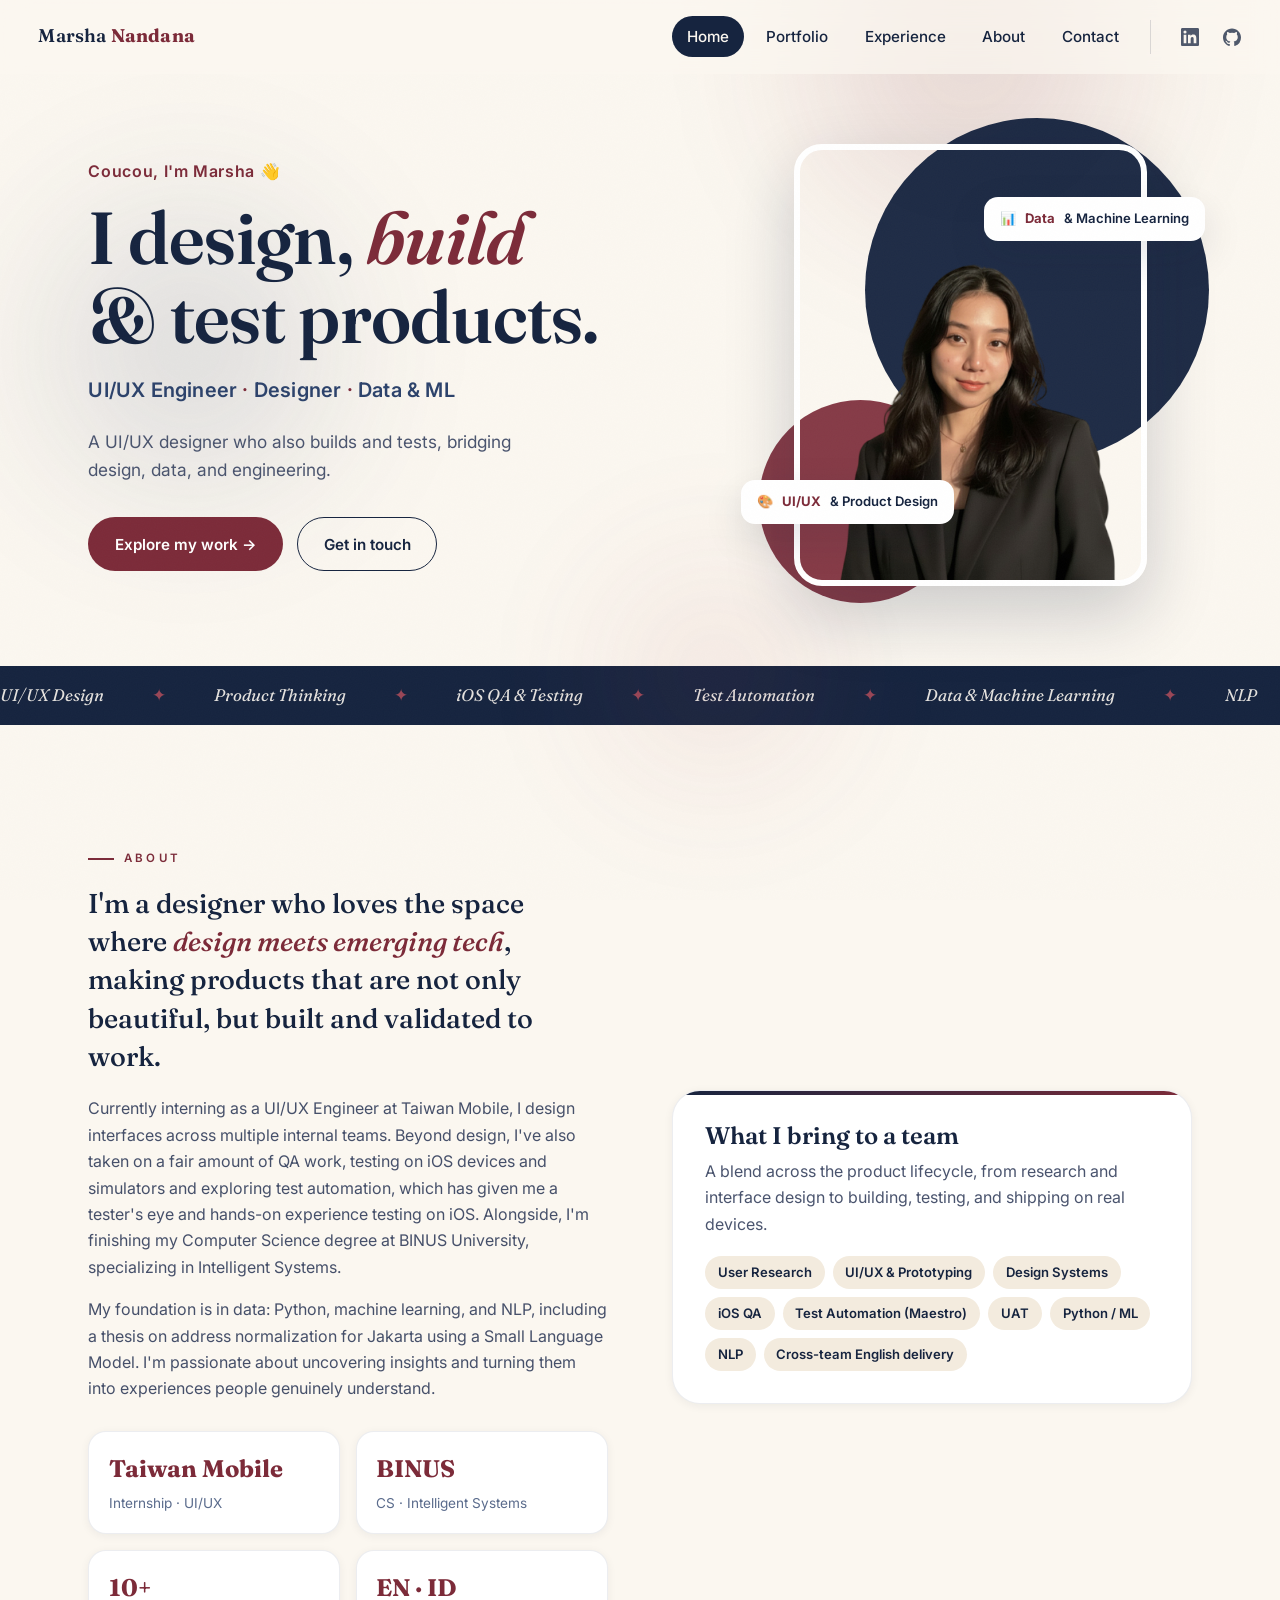
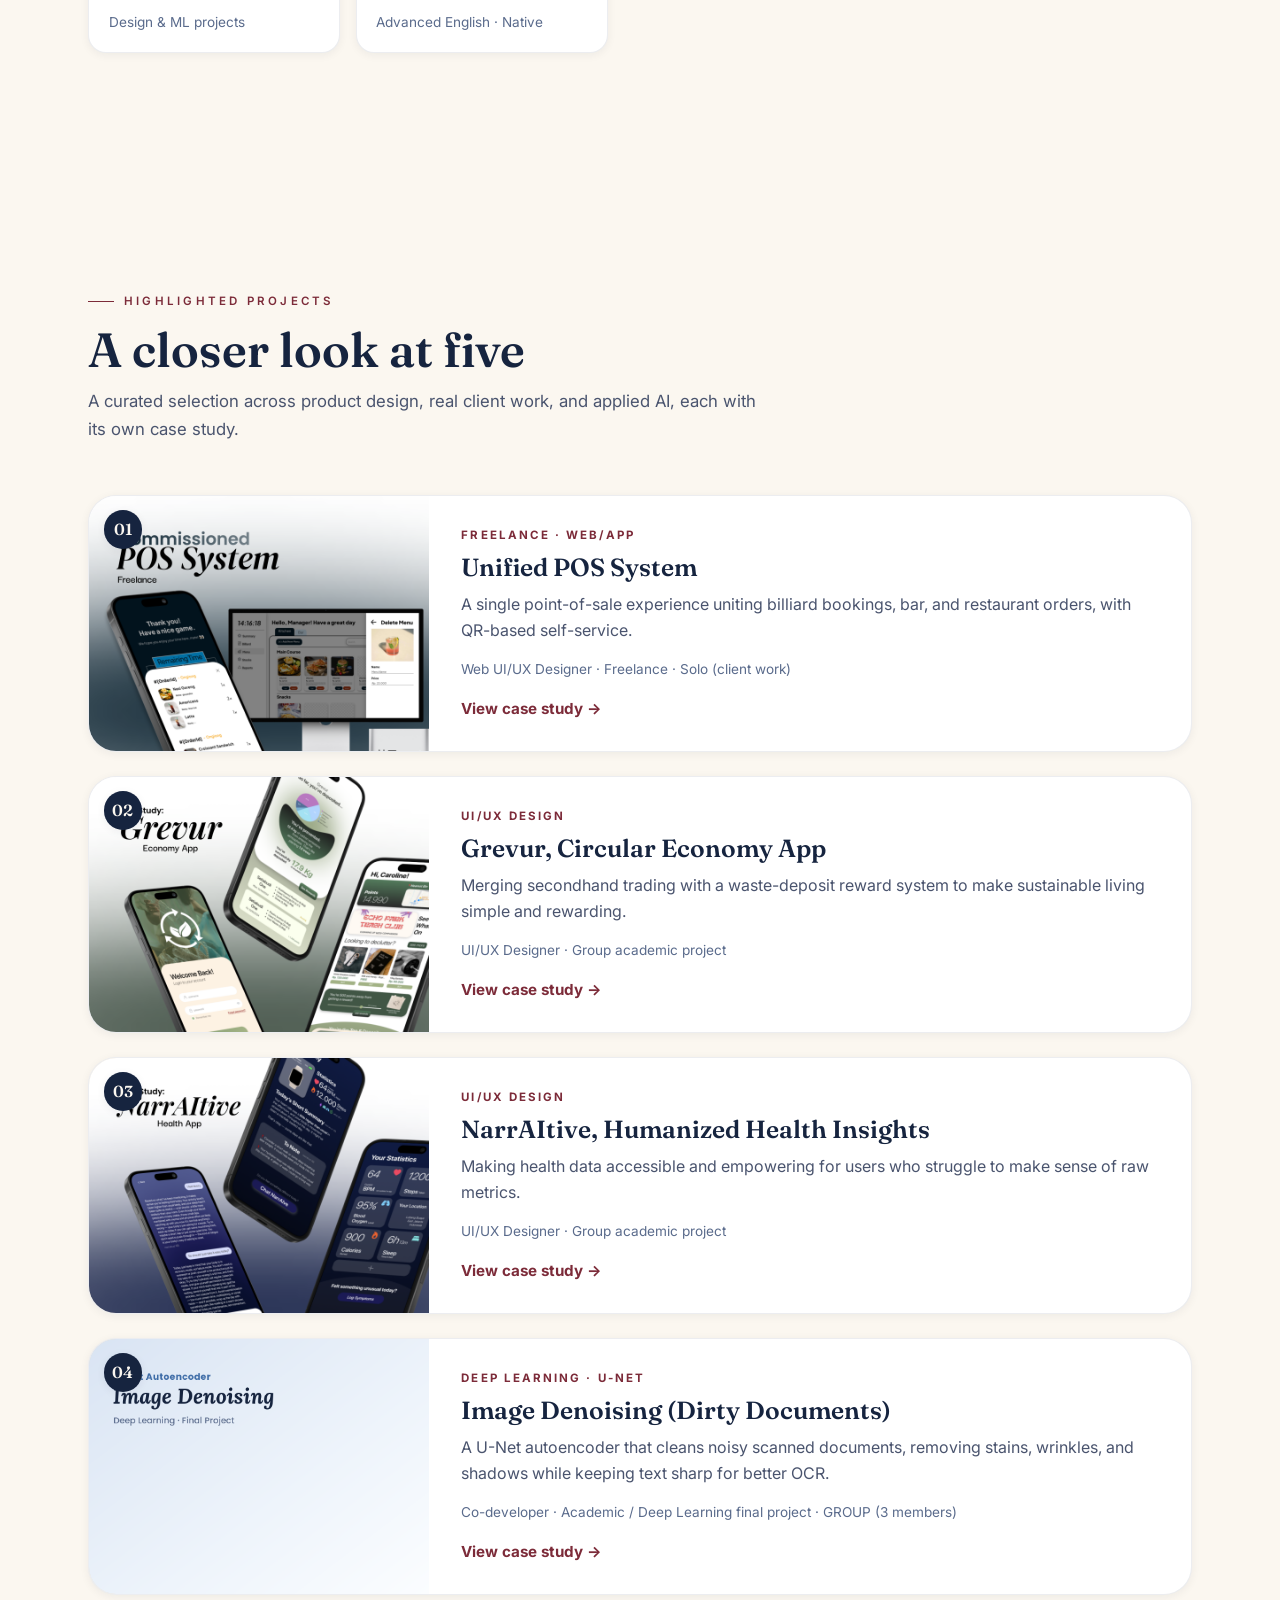
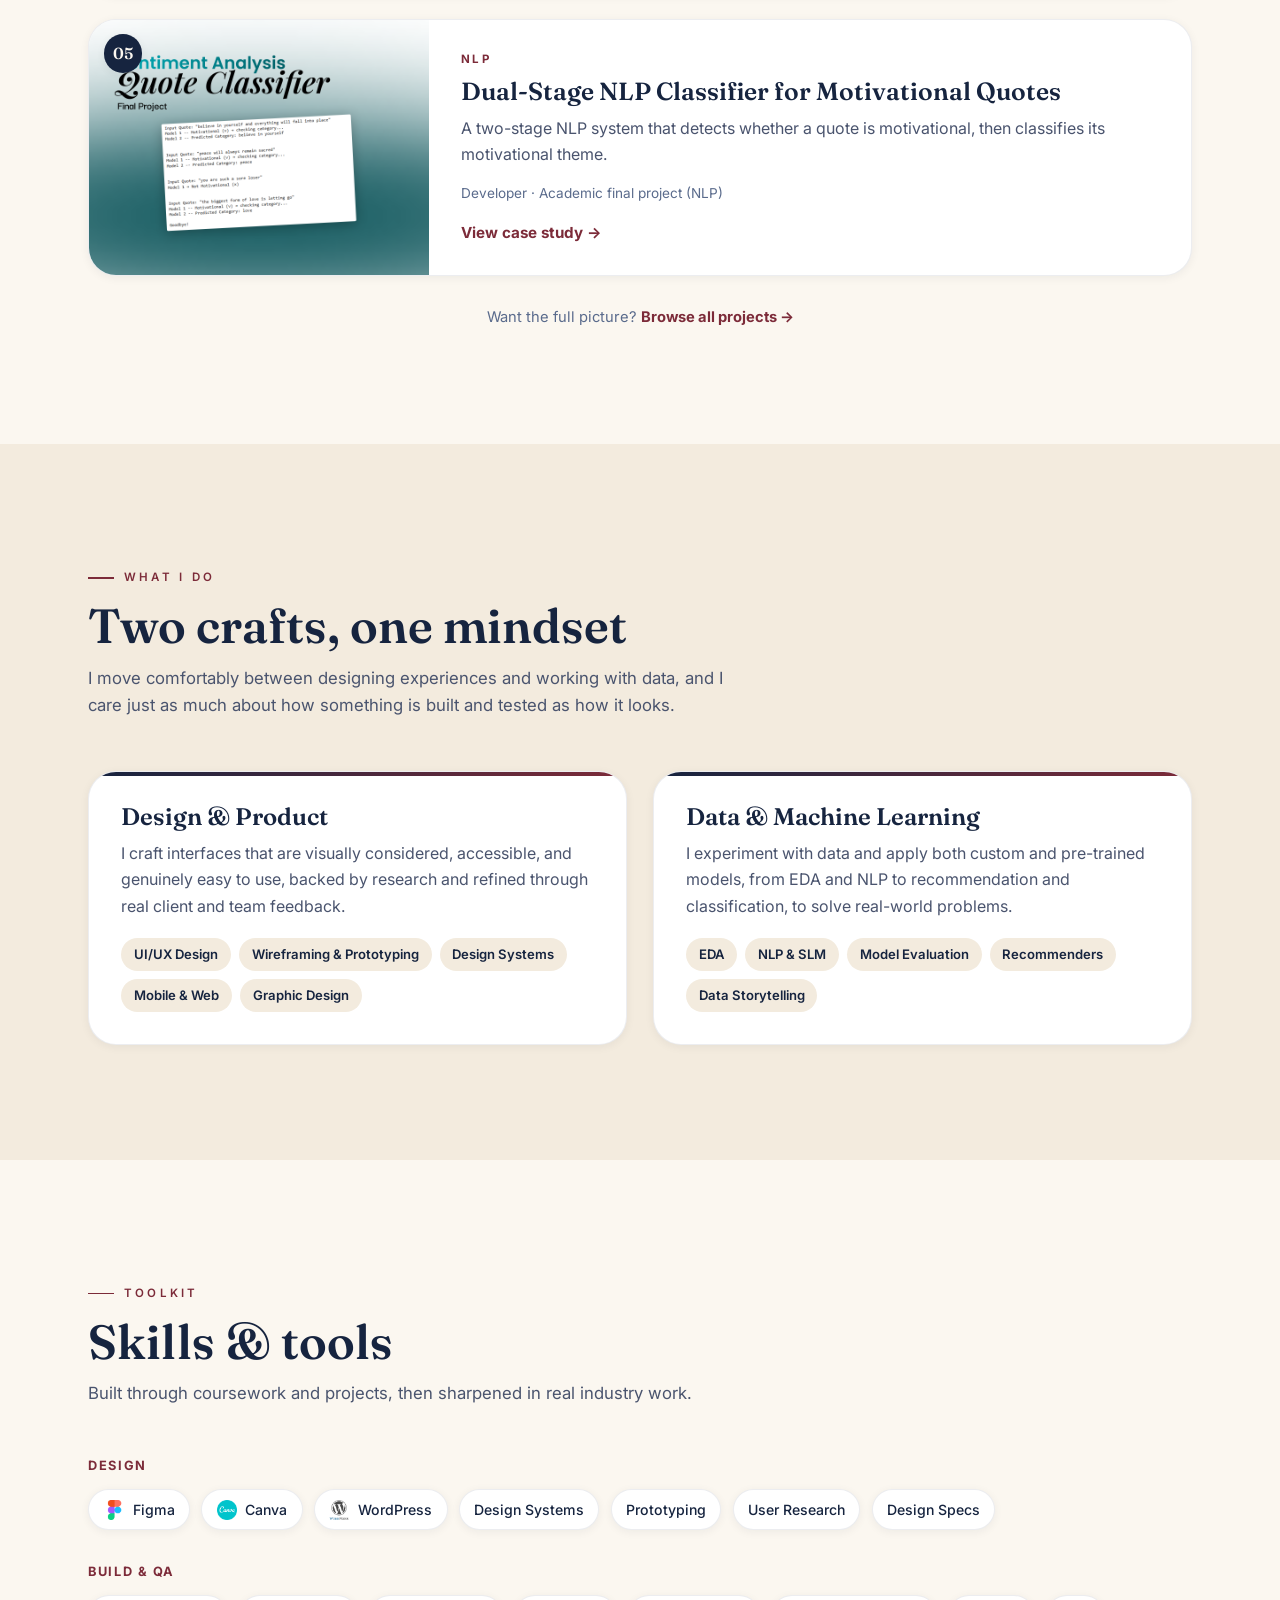
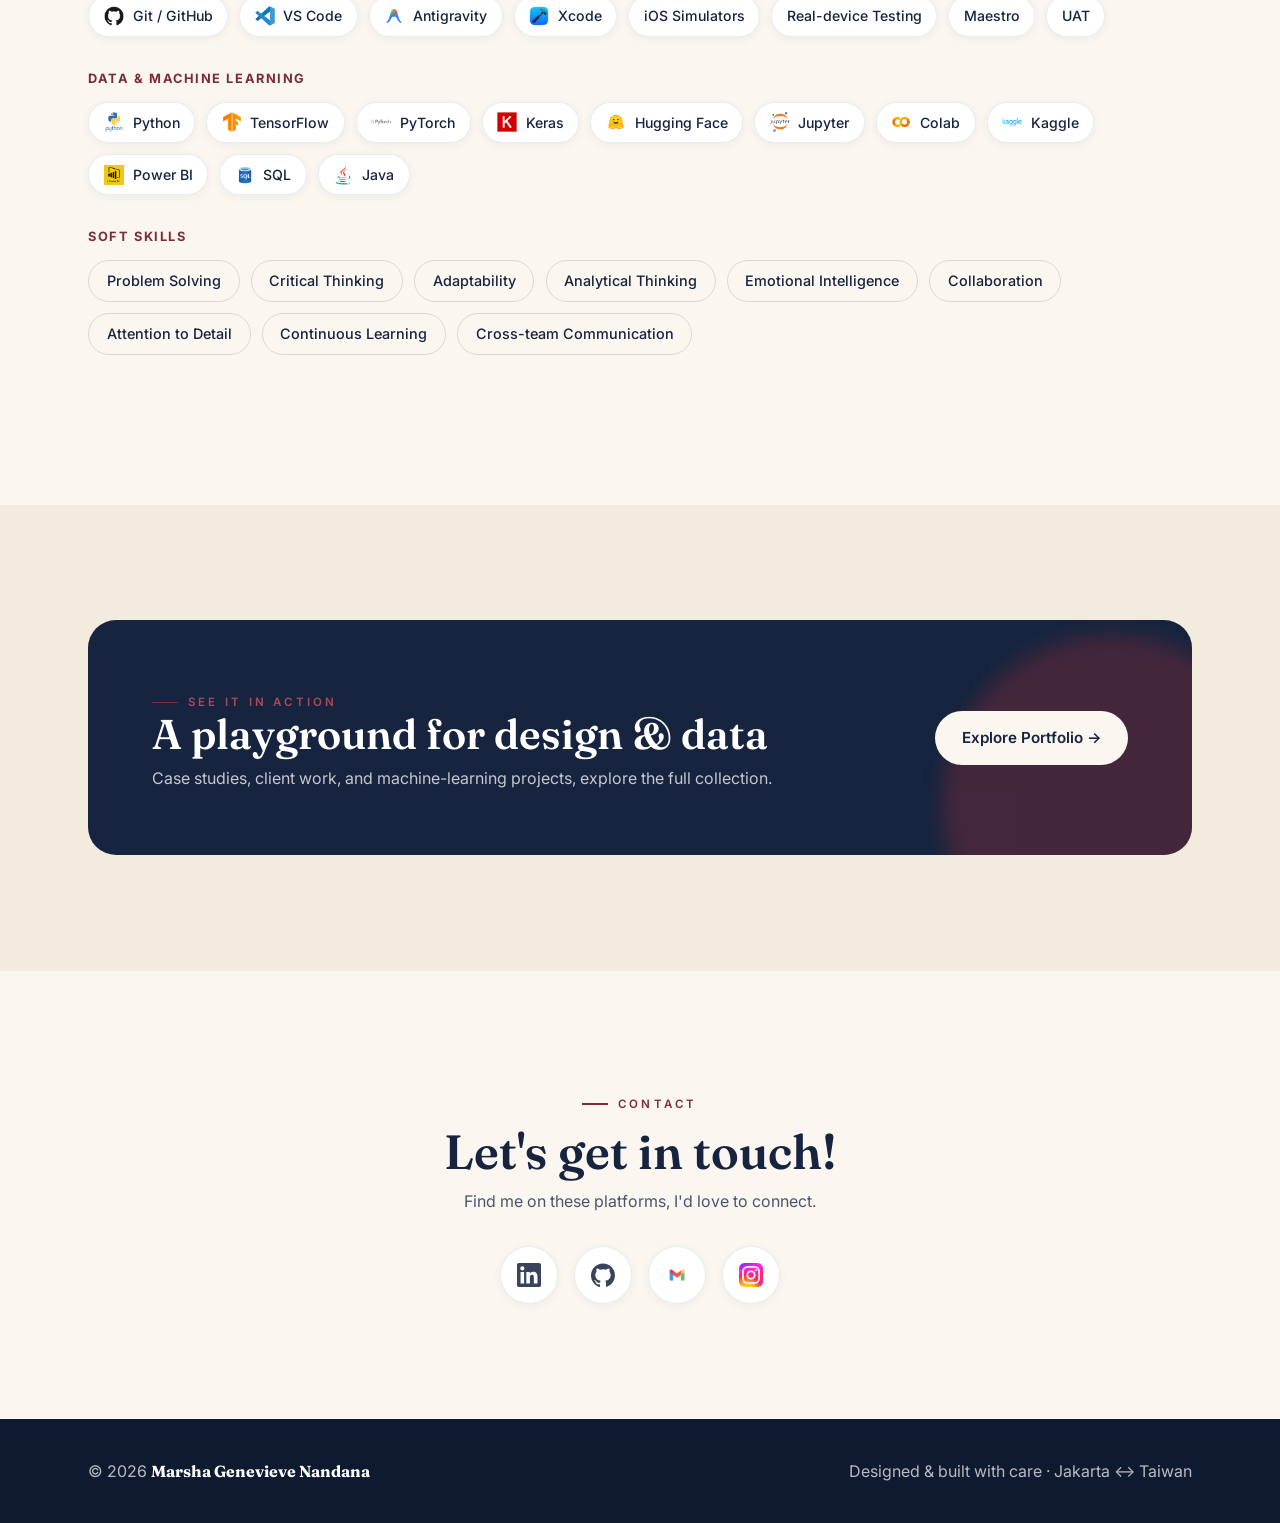
<file: index.html>
<!DOCTYPE html>
<html lang="en">

<head>
  <meta charset="UTF-8">
  <meta name="viewport" content="width=device-width, initial-scale=1.0">
  <title>Marsha Genevieve Nandana, UI/UX Designer & Engineer</title>
  <meta name="description"
    content="Marsha Genevieve Nandana, a UI/UX designer who also builds and tests, bridging design, data, and engineering.">
  <link rel="preconnect" href="https://fonts.googleapis.com">
  <link rel="preconnect" href="https://fonts.gstatic.com" crossorigin>
  <link
    href="https://fonts.googleapis.com/css2?family=Fraunces:ital,opsz,wght@0,9..144,400;0,9..144,500;0,9..144,600;1,9..144,400;1,9..144,500&family=Inter:wght@400;500;600;700&display=swap"
    rel="stylesheet">
  <link rel="stylesheet" href="css/style.css">
</head>

<body>

  <!-- NAV -->
  <nav class="nav" id="nav">
    <a href="index.html" class="nav__brand">Marsha <b>Nandana</b></a>
    <div class="nav__links" id="navLinks">
      <a href="index.html" class="active">Home</a>
      <a href="portfolio.html">Portfolio</a>
      <a href="experience.html">Experience</a>
      <a href="index.html#about">About</a>
      <a href="index.html#contact">Contact</a>
      <div class="nav__socials">
        <a href="https://www.linkedin.com/in/marsha-nandana/" target="_blank" rel="noopener"><svg class="ico"
            viewBox="0 0 24 24" fill="currentColor" aria-label="LinkedIn">
            <path
              d="M20.45 20.45h-3.56v-5.57c0-1.33-.03-3.04-1.85-3.04-1.86 0-2.14 1.45-2.14 2.94v5.67H9.34V9h3.42v1.56h.05c.48-.9 1.64-1.85 3.37-1.85 3.6 0 4.27 2.37 4.27 5.46v6.28zM5.34 7.43a2.07 2.07 0 1 1 0-4.14 2.07 2.07 0 0 1 0 4.14zM7.12 20.45H3.56V9h3.56v11.45zM22.22 0H1.77C.8 0 0 .78 0 1.73v20.54C0 23.22.8 24 1.77 24h20.45c.98 0 1.78-.78 1.78-1.73V1.73C24 .78 23.2 0 22.22 0z" />
          </svg></a>
        <a href="https://github.com/Geneviieve" target="_blank" rel="noopener"><svg class="ico" viewBox="0 0 24 24"
            fill="currentColor" aria-label="GitHub">
            <path
              d="M12 .5C5.37.5 0 5.87 0 12.5c0 5.3 3.44 9.8 8.21 11.39.6.11.82-.26.82-.58l-.01-2.05c-3.34.73-4.04-1.61-4.04-1.61-.55-1.39-1.34-1.76-1.34-1.76-1.09-.75.08-.73.08-.73 1.2.09 1.84 1.24 1.84 1.24 1.07 1.83 2.81 1.3 3.5.99.11-.78.42-1.3.76-1.6-2.67-.3-5.47-1.33-5.47-5.93 0-1.31.47-2.38 1.24-3.22-.12-.3-.54-1.52.12-3.17 0 0 1.01-.32 3.3 1.23a11.5 11.5 0 0 1 6 0c2.29-1.55 3.3-1.23 3.3-1.23.66 1.65.24 2.87.12 3.17.77.84 1.24 1.91 1.24 3.22 0 4.61-2.81 5.62-5.49 5.92.43.37.81 1.1.81 2.22l-.01 3.29c0 .32.21.7.82.58A12.01 12.01 0 0 0 24 12.5C24 5.87 18.63.5 12 .5z" />
          </svg></a>
      </div>
    </div>
    <button class="nav__toggle" id="navToggle" aria-label="Menu"><span></span><span></span><span></span></button>
  </nav>

  <!-- HERO -->
  <header class="hero container">
    <div class="hero-aurora"><span></span><span></span><span></span></div>
    <div class="hero__grid">
      <div class="reveal">
        <p class="hero__hello">Coucou, I'm Marsha 👋</p>
        <h1>I design, <em>build</em><br>&amp; test products.</h1>
        <p class="hero__role">UI/UX Engineer <span>·</span> Designer <span>·</span> Data &amp; ML</p>
        <p class="lead">A UI/UX designer who also builds and tests, bridging design, data, and engineering.</p>
        <div class="hero__cta">
          <a href="portfolio.html" class="btn btn-primary">Explore my work →</a>
          <a href="index.html#contact" class="btn btn-outline">Get in touch</a>
        </div>
      </div>
      <div class="hero__photo reveal">
        <div class="hero__blob hero__blob--navy"></div>
        <div class="hero__blob hero__blob--maroon"></div>
        <div class="hero__photo-frame">
          <img src="assets/Capture2.png" alt="Marsha Genevieve Nandana">
        </div>
        <div class="hero__badge hero__badge--1">🎨 <b>UI/UX</b> &amp; Product Design</div>
        <div class="hero__badge hero__badge--2">📊 <b>Data</b> &amp; Machine Learning</div>
      </div>
    </div>
  </header>

  <!-- STRIP -->
  <div class="strip">
    <div class="strip__track">
      <span>UI/UX Design</span><span>Product Thinking</span><span>iOS QA &amp; Testing</span><span>Test
        Automation</span><span>Data &amp; Machine Learning</span><span>NLP</span><span>Design Systems</span>
      <span>UI/UX Design</span><span>Product Thinking</span><span>iOS QA &amp; Testing</span><span>Test
        Automation</span><span>Data &amp; Machine Learning</span><span>NLP</span><span>Design Systems</span>
    </div>
  </div>

  <!-- ABOUT -->
  <section class="section" id="about">
    <div class="container about__grid">
      <div class="reveal">
        <span class="eyebrow">About</span>
        <p class="about__lead" style="margin-top:1rem">I'm a designer who loves the space where <em>design meets
            emerging tech</em>, making products that are not only beautiful, but built and validated to work.</p>
        <div class="about__text">
          <p>Currently interning as a UI/UX Engineer at Taiwan Mobile, I design interfaces across multiple internal
            teams. Beyond design, I've also taken on a fair amount of QA work, testing on iOS devices and simulators and
            exploring test automation, which has given me a tester's eye and hands-on experience testing on iOS.
            Alongside, I'm finishing my Computer Science degree at BINUS University, specializing in Intelligent
            Systems.</p>
          <p>My foundation is in data: Python, machine learning, and NLP, including a thesis on address normalization
            for Jakarta using a Small Language Model. I'm passionate about uncovering insights and turning them into
            experiences people genuinely understand.</p>
        </div>
        <div class="about__facts">
          <div class="fact"><b>Taiwan Mobile</b><span>Internship · UI/UX</span></div>
          <div class="fact"><b>BINUS</b><span>CS · Intelligent Systems</span></div>
          <div class="fact"><b data-count="10" data-suffix="+">0+</b><span>Design &amp; ML projects</span></div>
          <div class="fact"><b>EN · ID</b><span>Advanced English · Native</span></div>
        </div>
      </div>
      <div class="reveal about__media">
        <div class="hl-card" style="margin-bottom:0">
          <h3>What I bring to a team</h3>
          <p>A blend across the product lifecycle, from research and interface design to building, testing, and
            shipping on real devices.</p>
          <ul>
            <li>User Research</li>
            <li>UI/UX &amp; Prototyping</li>
            <li>Design Systems</li>
            <li>iOS QA</li>
            <li>Test Automation (Maestro)</li>
            <li>UAT</li>
            <li>Python / ML</li>
            <li>NLP</li>
            <li>Cross-team English delivery</li>
          </ul>
        </div>
      </div>
    </div>
  </section>

  <!-- FEATURED / HIGHLIGHTED PROJECTS -->
  <section class="section" id="featured">
    <div class="container">
      <div class="sec-head">
        <span class="eyebrow">Highlighted Projects</span>
        <h2>A closer look at five</h2>
        <p>A curated selection across product design, real client work, and applied AI, each with its own case study.
        </p>
      </div>
      <div class="feat-list" id="featList"></div>
      <p class="feat-note">Want the full picture? <a href="portfolio.html" class="text-maroon"
          style="font-weight:700">Browse all projects →</a></p>
    </div>
  </section>

  <!-- HIGHLIGHTS -->
  <section class="section section--soft">
    <div class="container">
      <div class="sec-head">
        <span class="eyebrow">What I do</span>
        <h2>Two crafts, one mindset</h2>
        <p>I move comfortably between designing experiences and working with data, and I care just as much about how
          something is built and tested as how it looks.</p>
      </div>
      <div class="hl-grid">
        <div class="hl-card reveal">
          <h3>Design &amp; Product</h3>
          <p>I craft interfaces that are visually considered, accessible, and genuinely easy to use, backed by research
            and refined through real client and team feedback.</p>
          <ul>
            <li>UI/UX Design</li>
            <li>Wireframing &amp; Prototyping</li>
            <li>Design Systems</li>
            <li>Mobile &amp; Web</li>
            <li>Graphic Design</li>
          </ul>
        </div>
        <div class="hl-card reveal">
          <h3>Data &amp; Machine Learning</h3>
          <p>I experiment with data and apply both custom and pre-trained models, from EDA and NLP to recommendation and
            classification, to solve real-world problems.</p>
          <ul>
            <li>EDA</li>
            <li>NLP &amp; SLM</li>
            <li>Model Evaluation</li>
            <li>Recommenders</li>
            <li>Data Storytelling</li>
          </ul>
        </div>
      </div>
    </div>
  </section>

  <!-- SKILLS -->
  <section class="section" id="skills">
    <div class="container">
      <div class="sec-head">
        <span class="eyebrow">Toolkit</span>
        <h2>Skills &amp; tools</h2>
        <p>Built through coursework and projects, then sharpened in real industry work.</p>
      </div>

      <div class="skills__group reveal">
        <h4>Design</h4>
        <div class="skills__icons">
          <span class="skill-chip"><img src="assets/logos/figma.png" alt="">Figma</span>
          <span class="skill-chip"><img src="assets/logos/canva.png" alt="">Canva</span>
          <span class="skill-chip"><img src="assets/logos/wordpress.png" alt="">WordPress</span>
          <span class="skill-chip">Design Systems</span>
          <span class="skill-chip">Prototyping</span>
          <span class="skill-chip">User Research</span>
          <span class="skill-chip">Design Specs</span>
        </div>
      </div>

      <div class="skills__group reveal">
        <h4>Build &amp; QA</h4>
        <div class="skills__icons">
          <span class="skill-chip"><img src="assets/logos/githubl.png" alt="">Git / GitHub</span>
          <span class="skill-chip"><img src="assets/logos/vscode.png" alt="">VS Code</span>
          <span class="skill-chip"><img src="assets/logos/antigravity.png" alt="">Antigravity</span>
          <span class="skill-chip"><img src="assets/logos/xcode.png" alt="">Xcode</span>
          <span class="skill-chip">iOS Simulators</span>
          <span class="skill-chip">Real-device Testing</span>
          <span class="skill-chip">Maestro</span>
          <span class="skill-chip">UAT</span>
        </div>
      </div>

      <div class="skills__group reveal">
        <h4>Data &amp; Machine Learning</h4>
        <div class="skills__icons">
          <span class="skill-chip"><img src="assets/logos/python.png" alt="">Python</span>
          <span class="skill-chip"><img src="assets/logos/tensorflow.png" alt="">TensorFlow</span>
          <span class="skill-chip"><img src="assets/logos/pytorch.png" alt="">PyTorch</span>
          <span class="skill-chip"><img src="assets/logos/keras.png" alt="">Keras</span>
          <span class="skill-chip"><img src="assets/logos/huggingface.png" alt="">Hugging Face</span>
          <span class="skill-chip"><img src="assets/logos/jupyternotebook.png" alt="">Jupyter</span>
          <span class="skill-chip"><img src="assets/logos/colab.png" alt="">Colab</span>
          <span class="skill-chip"><img src="assets/logos/kaggle.png" alt="">Kaggle</span>
          <span class="skill-chip"><img src="assets/logos/powerbi.png" alt="">Power BI</span>
          <span class="skill-chip"><img src="assets/logos/sql.png" alt="">SQL</span>
          <span class="skill-chip"><img src="assets/logos/java.png" alt="">Java</span>
        </div>
      </div>

      <div class="skills__group reveal">
        <h4>Soft skills</h4>
        <div class="soft-grid">
          <span class="soft-tag">Problem Solving</span>
          <span class="soft-tag">Critical Thinking</span>
          <span class="soft-tag">Adaptability</span>
          <span class="soft-tag">Analytical Thinking</span>
          <span class="soft-tag">Emotional Intelligence</span>
          <span class="soft-tag">Collaboration</span>
          <span class="soft-tag">Attention to Detail</span>
          <span class="soft-tag">Continuous Learning</span>
          <span class="soft-tag">Cross-team Communication</span>
        </div>
      </div>
    </div>
  </section>

  <!-- CTA -->
  <section class="section section--soft">
    <div class="container">
      <div class="cta reveal">
        <div class="cta__inner">
          <div>
            <span class="eyebrow" style="color:var(--maroon-soft)">See it in action</span>
            <h2>A playground for design &amp; data</h2>
            <p>Case studies, client work, and machine-learning projects, explore the full collection.</p>
          </div>
          <a href="portfolio.html" class="btn btn-primary">Explore Portfolio →</a>
        </div>
      </div>
    </div>
  </section>

  <!-- CONTACT -->
  <section class="section contact" id="contact">
    <div class="container">
      <span class="eyebrow" style="justify-content:center">Contact</span>
      <h2 style="font-size:clamp(2rem,4.5vw,3rem);margin-top:.8rem">Let's get in touch!</h2>
      <p style="color:#4a546e;margin-top:.6rem">Find me on these platforms, I'd love to connect.</p>
      <div class="contact__socials">
        <a href="https://www.linkedin.com/in/marsha-nandana/" target="_blank" rel="noopener"><svg class="ico"
            viewBox="0 0 24 24" fill="currentColor" aria-label="LinkedIn">
            <path
              d="M20.45 20.45h-3.56v-5.57c0-1.33-.03-3.04-1.85-3.04-1.86 0-2.14 1.45-2.14 2.94v5.67H9.34V9h3.42v1.56h.05c.48-.9 1.64-1.85 3.37-1.85 3.6 0 4.27 2.37 4.27 5.46v6.28zM5.34 7.43a2.07 2.07 0 1 1 0-4.14 2.07 2.07 0 0 1 0 4.14zM7.12 20.45H3.56V9h3.56v11.45zM22.22 0H1.77C.8 0 0 .78 0 1.73v20.54C0 23.22.8 24 1.77 24h20.45c.98 0 1.78-.78 1.78-1.73V1.73C24 .78 23.2 0 22.22 0z" />
          </svg></a>
        <a href="https://github.com/Geneviieve" target="_blank" rel="noopener"><svg class="ico" viewBox="0 0 24 24"
            fill="currentColor" aria-label="GitHub">
            <path
              d="M12 .5C5.37.5 0 5.87 0 12.5c0 5.3 3.44 9.8 8.21 11.39.6.11.82-.26.82-.58l-.01-2.05c-3.34.73-4.04-1.61-4.04-1.61-.55-1.39-1.34-1.76-1.34-1.76-1.09-.75.08-.73.08-.73 1.2.09 1.84 1.24 1.84 1.24 1.07 1.83 2.81 1.3 3.5.99.11-.78.42-1.3.76-1.6-2.67-.3-5.47-1.33-5.47-5.93 0-1.31.47-2.38 1.24-3.22-.12-.3-.54-1.52.12-3.17 0 0 1.01-.32 3.3 1.23a11.5 11.5 0 0 1 6 0c2.29-1.55 3.3-1.23 3.3-1.23.66 1.65.24 2.87.12 3.17.77.84 1.24 1.91 1.24 3.22 0 4.61-2.81 5.62-5.49 5.92.43.37.81 1.1.81 2.22l-.01 3.29c0 .32.21.7.82.58A12.01 12.01 0 0 0 24 12.5C24 5.87 18.63.5 12 .5z" />
          </svg></a>
        <a href="mailto:marsha.nandana@gmail.com"><img src="assets/gmail.png" alt="Email"></a>
        <a href="https://www.instagram.com/marsha.nandana" target="_blank" rel="noopener"><img
            src="assets/instagram.png" alt="Instagram"></a>
      </div>
    </div>
  </section>

  <!-- FOOTER -->
  <footer class="footer">
    <div class="container footer__inner">
      <span>© <span id="yr"></span> <b>Marsha Genevieve Nandana</b></span>
      <span>Designed &amp; built with care · Jakarta ↔ Taiwan</span>
    </div>
  </footer>

  <script src="js/projects.js"></script>
  <script>
    (function () {
      var ids = ["pos-system", "grevur", "narraitive", "image-denoising", "nlp-classifier"];
      var byId = {}; (window.PROJECTS || []).forEach(function (p) { byId[p.id] = p; });
      var html = ids.map(function (id, i) {
        var p = byId[id]; if (!p) return '';
        var n = ('0' + (i + 1)).slice(-2);
        return '<a class="feat-card reveal" href="project.html?id=' + p.id + '">'
          + '<div class="feat-card__img"><span class="feat-num">' + n + '</span>'
          + '<img loading="lazy" src="' + p.card + '" alt="' + p.title + '"></div>'
          + '<div class="feat-card__body">'
          + '<span class="feat-card__cat">' + p.catLabel + '</span>'
          + '<h3>' + p.title + '</h3>'
          + '<p>' + p.summary + '</p>'
          + '<div class="feat-card__meta">' + p.role + ' · ' + p.type + '</div>'
          + '<span class="feat-card__cta">View case study →</span>'
          + '</div></a>';
      }).join('');
      var el = document.getElementById('featList'); if (el) el.innerHTML = html;
    })();
  </script>
  <script src="js/main.js"></script>
</body>

</html>
</file>
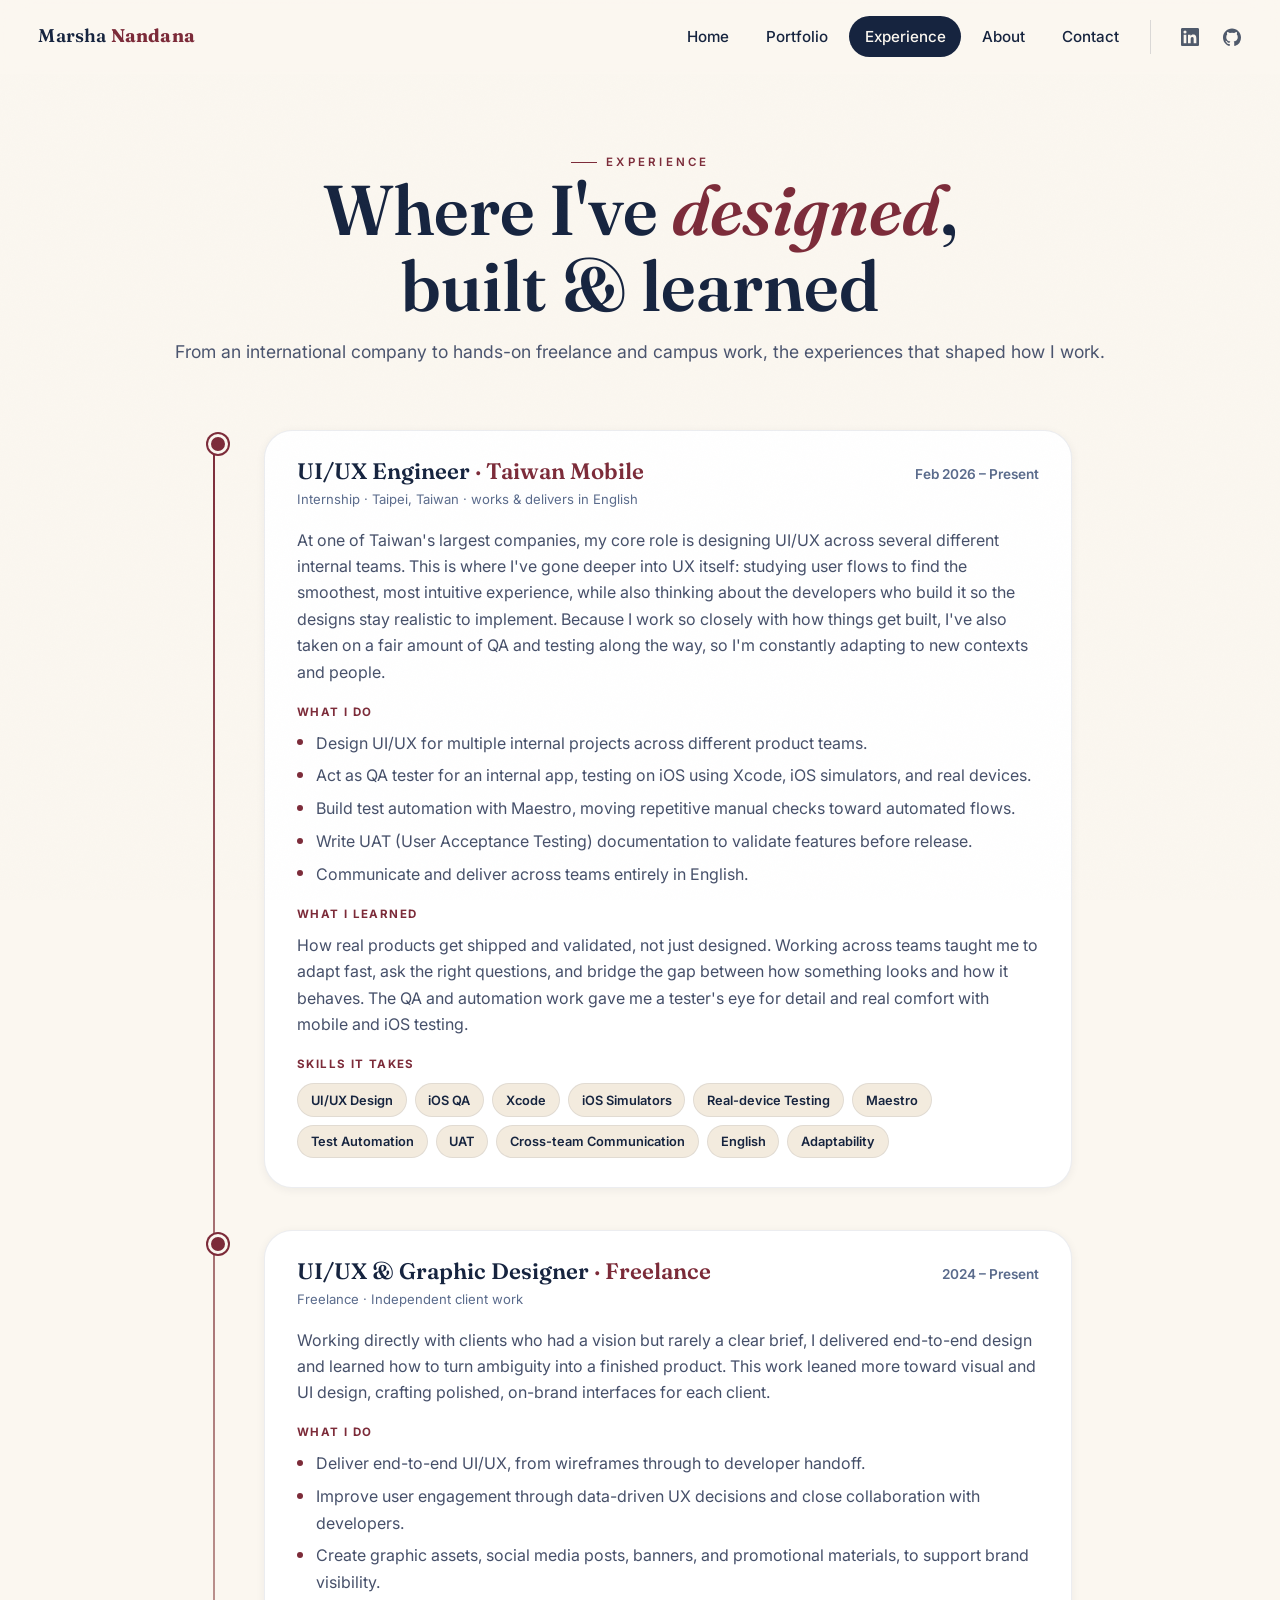
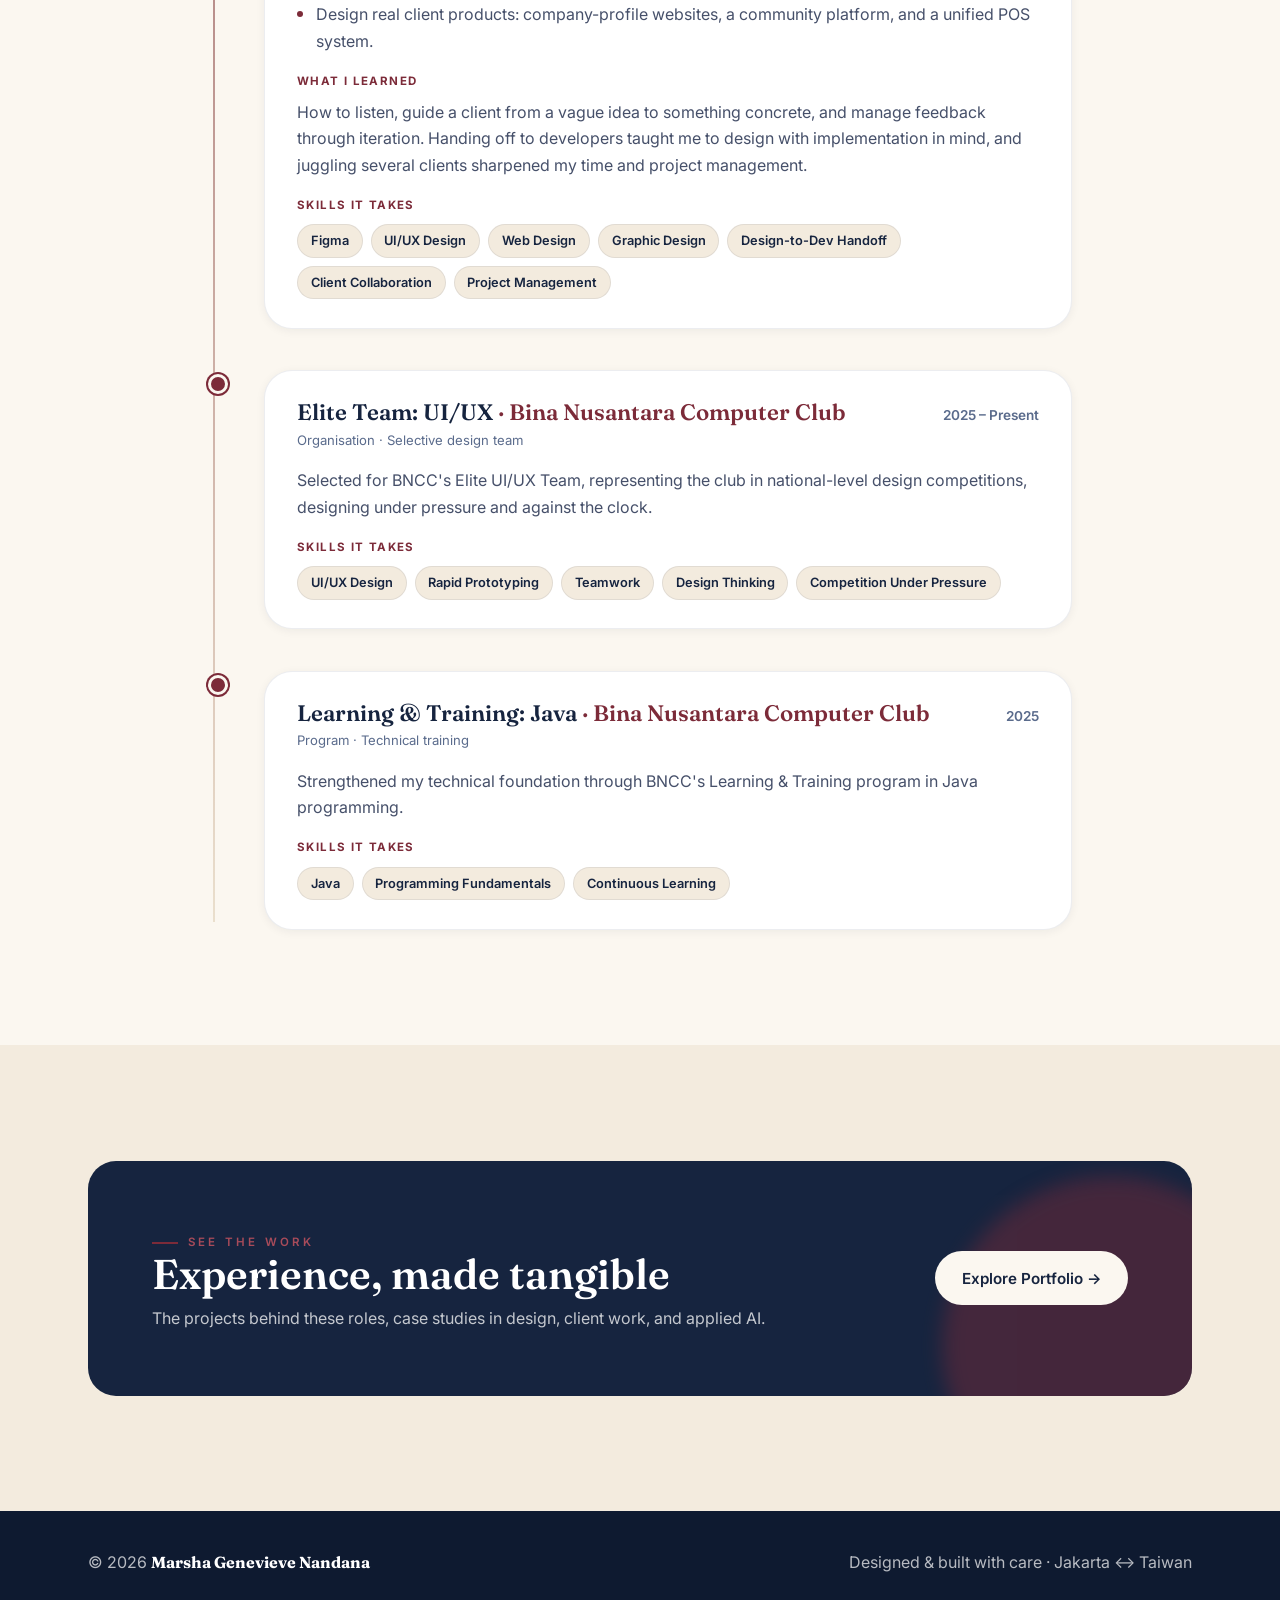
<file: experience.html>
<!DOCTYPE html>
<html lang="en">
<head>
<meta charset="UTF-8">
<meta name="viewport" content="width=device-width, initial-scale=1.0">
<title>Experience, Marsha Genevieve Nandana</title>
<meta name="description" content="Marsha Genevieve Nandana's experience, UI/UX Engineer at Taiwan Mobile, freelance design, and more.">
<link rel="preconnect" href="https://fonts.googleapis.com">
<link rel="preconnect" href="https://fonts.gstatic.com" crossorigin>
<link href="https://fonts.googleapis.com/css2?family=Fraunces:ital,opsz,wght@0,9..144,400;0,9..144,500;0,9..144,600;1,9..144,400;1,9..144,500&family=Inter:wght@400;500;600;700&display=swap" rel="stylesheet">
<link rel="stylesheet" href="css/style.css">
</head>
<body>

<nav class="nav" id="nav">
  <a href="index.html" class="nav__brand">Marsha <b>Nandana</b></a>
  <div class="nav__links" id="navLinks">
    <a href="index.html">Home</a>
    <a href="portfolio.html">Portfolio</a>
    <a href="experience.html" class="active">Experience</a>
    <a href="index.html#about">About</a>
    <a href="index.html#contact">Contact</a>
    <div class="nav__socials">
      <a href="https://www.linkedin.com/in/marsha-nandana/" target="_blank" rel="noopener"><svg class="ico" viewBox="0 0 24 24" fill="currentColor" aria-label="LinkedIn"><path d="M20.45 20.45h-3.56v-5.57c0-1.33-.03-3.04-1.85-3.04-1.86 0-2.14 1.45-2.14 2.94v5.67H9.34V9h3.42v1.56h.05c.48-.9 1.64-1.85 3.37-1.85 3.6 0 4.27 2.37 4.27 5.46v6.28zM5.34 7.43a2.07 2.07 0 1 1 0-4.14 2.07 2.07 0 0 1 0 4.14zM7.12 20.45H3.56V9h3.56v11.45zM22.22 0H1.77C.8 0 0 .78 0 1.73v20.54C0 23.22.8 24 1.77 24h20.45c.98 0 1.78-.78 1.78-1.73V1.73C24 .78 23.2 0 22.22 0z"/></svg></a>
      <a href="https://github.com/Geneviieve" target="_blank" rel="noopener"><svg class="ico" viewBox="0 0 24 24" fill="currentColor" aria-label="GitHub"><path d="M12 .5C5.37.5 0 5.87 0 12.5c0 5.3 3.44 9.8 8.21 11.39.6.11.82-.26.82-.58l-.01-2.05c-3.34.73-4.04-1.61-4.04-1.61-.55-1.39-1.34-1.76-1.34-1.76-1.09-.75.08-.73.08-.73 1.2.09 1.84 1.24 1.84 1.24 1.07 1.83 2.81 1.3 3.5.99.11-.78.42-1.3.76-1.6-2.67-.3-5.47-1.33-5.47-5.93 0-1.31.47-2.38 1.24-3.22-.12-.3-.54-1.52.12-3.17 0 0 1.01-.32 3.3 1.23a11.5 11.5 0 0 1 6 0c2.29-1.55 3.3-1.23 3.3-1.23.66 1.65.24 2.87.12 3.17.77.84 1.24 1.91 1.24 3.22 0 4.61-2.81 5.62-5.49 5.92.43.37.81 1.1.81 2.22l-.01 3.29c0 .32.21.7.82.58A12.01 12.01 0 0 0 24 12.5C24 5.87 18.63.5 12 .5z"/></svg></a>
    </div>
  </div>
  <button class="nav__toggle" id="navToggle" aria-label="Menu"><span></span><span></span><span></span></button>
</nav>

<header class="page-hero container">
  <span class="eyebrow" style="justify-content:center">Experience</span>
  <h1>Where I've <em>designed</em>,<br>built &amp; learned</h1>
  <p>From an international company to hands-on freelance and campus work, the experiences that shaped how I work.</p>
</header>

<section class="section" style="padding-top:1rem">
  <div class="container">
    <div class="xp-wrap">

      <!-- Taiwan Mobile -->
      <div class="xp-item reveal">
        <div class="xp-card">
          <div class="xp-head">
            <h3>UI/UX Engineer <span class="xp-org">· Taiwan Mobile</span></h3>
            <span class="xp-dates">Feb 2026 – Present</span>
          </div>
          <div class="xp-type">Internship · Taipei, Taiwan · works &amp; delivers in English</div>
          <p>At one of Taiwan's largest companies, my core role is designing UI/UX across several different internal teams. This is where I've gone deeper into UX itself: studying user flows to find the smoothest, most intuitive experience, while also thinking about the developers who build it so the designs stay realistic to implement. Because I work so closely with how things get built, I've also taken on a fair amount of QA and testing along the way, so I'm constantly adapting to new contexts and people.</p>

          <div class="xp-sub">What I do</div>
          <ul>
            <li>Design UI/UX for multiple internal projects across different product teams.</li>
            <li>Act as QA tester for an internal app, testing on iOS using Xcode, iOS simulators, and real devices.</li>
            <li>Build test automation with Maestro, moving repetitive manual checks toward automated flows.</li>
            <li>Write UAT (User Acceptance Testing) documentation to validate features before release.</li>
            <li>Communicate and deliver across teams entirely in English.</li>
          </ul>

          <div class="xp-sub">What I learned</div>
          <p>How real products get shipped and validated, not just designed. Working across teams taught me to adapt fast, ask the right questions, and bridge the gap between how something looks and how it behaves. The QA and automation work gave me a tester's eye for detail and real comfort with mobile and iOS testing.</p>

          <div class="xp-sub">Skills it takes</div>
          <div class="xp-skills">
            <span>UI/UX Design</span><span>iOS QA</span><span>Xcode</span><span>iOS Simulators</span><span>Real-device Testing</span><span>Maestro</span><span>Test Automation</span><span>UAT</span><span>Cross-team Communication</span><span>English</span><span>Adaptability</span>
          </div>
        </div>
      </div>

      <!-- Freelance -->
      <div class="xp-item reveal">
        <div class="xp-card">
          <div class="xp-head">
            <h3>UI/UX &amp; Graphic Designer <span class="xp-org">· Freelance</span></h3>
            <span class="xp-dates">2024 – Present</span>
          </div>
          <div class="xp-type">Freelance · Independent client work</div>
          <p>Working directly with clients who had a vision but rarely a clear brief, I delivered end-to-end design and learned how to turn ambiguity into a finished product. This work leaned more toward visual and UI design, crafting polished, on-brand interfaces for each client.</p>

          <div class="xp-sub">What I do</div>
          <ul>
            <li>Deliver end-to-end UI/UX, from wireframes through to developer handoff.</li>
            <li>Improve user engagement through data-driven UX decisions and close collaboration with developers.</li>
            <li>Create graphic assets, social media posts, banners, and promotional materials, to support brand visibility.</li>
            <li>Design real client products: company-profile websites, a community platform, and a unified POS system.</li>
          </ul>

          <div class="xp-sub">What I learned</div>
          <p>How to listen, guide a client from a vague idea to something concrete, and manage feedback through iteration. Handing off to developers taught me to design with implementation in mind, and juggling several clients sharpened my time and project management.</p>

          <div class="xp-sub">Skills it takes</div>
          <div class="xp-skills">
            <span>Figma</span><span>UI/UX Design</span><span>Web Design</span><span>Graphic Design</span><span>Design-to-Dev Handoff</span><span>Client Collaboration</span><span>Project Management</span>
          </div>
        </div>
      </div>

      <!-- BNCC Elite -->
      <div class="xp-item reveal">
        <div class="xp-card">
          <div class="xp-head">
            <h3>Elite Team: UI/UX <span class="xp-org">· Bina Nusantara Computer Club</span></h3>
            <span class="xp-dates">2025 – Present</span>
          </div>
          <div class="xp-type">Organisation · Selective design team</div>
          <p>Selected for BNCC's Elite UI/UX Team, representing the club in national-level design competitions, designing under pressure and against the clock.</p>
          <div class="xp-sub">Skills it takes</div>
          <div class="xp-skills">
            <span>UI/UX Design</span><span>Rapid Prototyping</span><span>Teamwork</span><span>Design Thinking</span><span>Competition Under Pressure</span>
          </div>
        </div>
      </div>

      <!-- BNCC LnT -->
      <div class="xp-item reveal">
        <div class="xp-card">
          <div class="xp-head">
            <h3>Learning &amp; Training: Java <span class="xp-org">· Bina Nusantara Computer Club</span></h3>
            <span class="xp-dates">2025</span>
          </div>
          <div class="xp-type">Program · Technical training</div>
          <p>Strengthened my technical foundation through BNCC's Learning &amp; Training program in Java programming.</p>
          <div class="xp-sub">Skills it takes</div>
          <div class="xp-skills">
            <span>Java</span><span>Programming Fundamentals</span><span>Continuous Learning</span>
          </div>
        </div>
      </div>

    </div>
  </div>
</section>

<!-- CTA -->
<section class="section section--soft">
  <div class="container">
    <div class="cta reveal">
      <div class="cta__inner">
        <div>
          <span class="eyebrow" style="color:var(--maroon-soft)">See the work</span>
          <h2>Experience, made tangible</h2>
          <p>The projects behind these roles, case studies in design, client work, and applied AI.</p>
        </div>
        <a href="portfolio.html" class="btn btn-primary">Explore Portfolio →</a>
      </div>
    </div>
  </div>
</section>

<footer class="footer">
  <div class="container footer__inner">
    <span>© <span id="yr"></span> <b>Marsha Genevieve Nandana</b></span>
    <span>Designed &amp; built with care · Jakarta ↔ Taiwan</span>
  </div>
</footer>

<script src="js/main.js"></script>
</body>
</html>
</file>
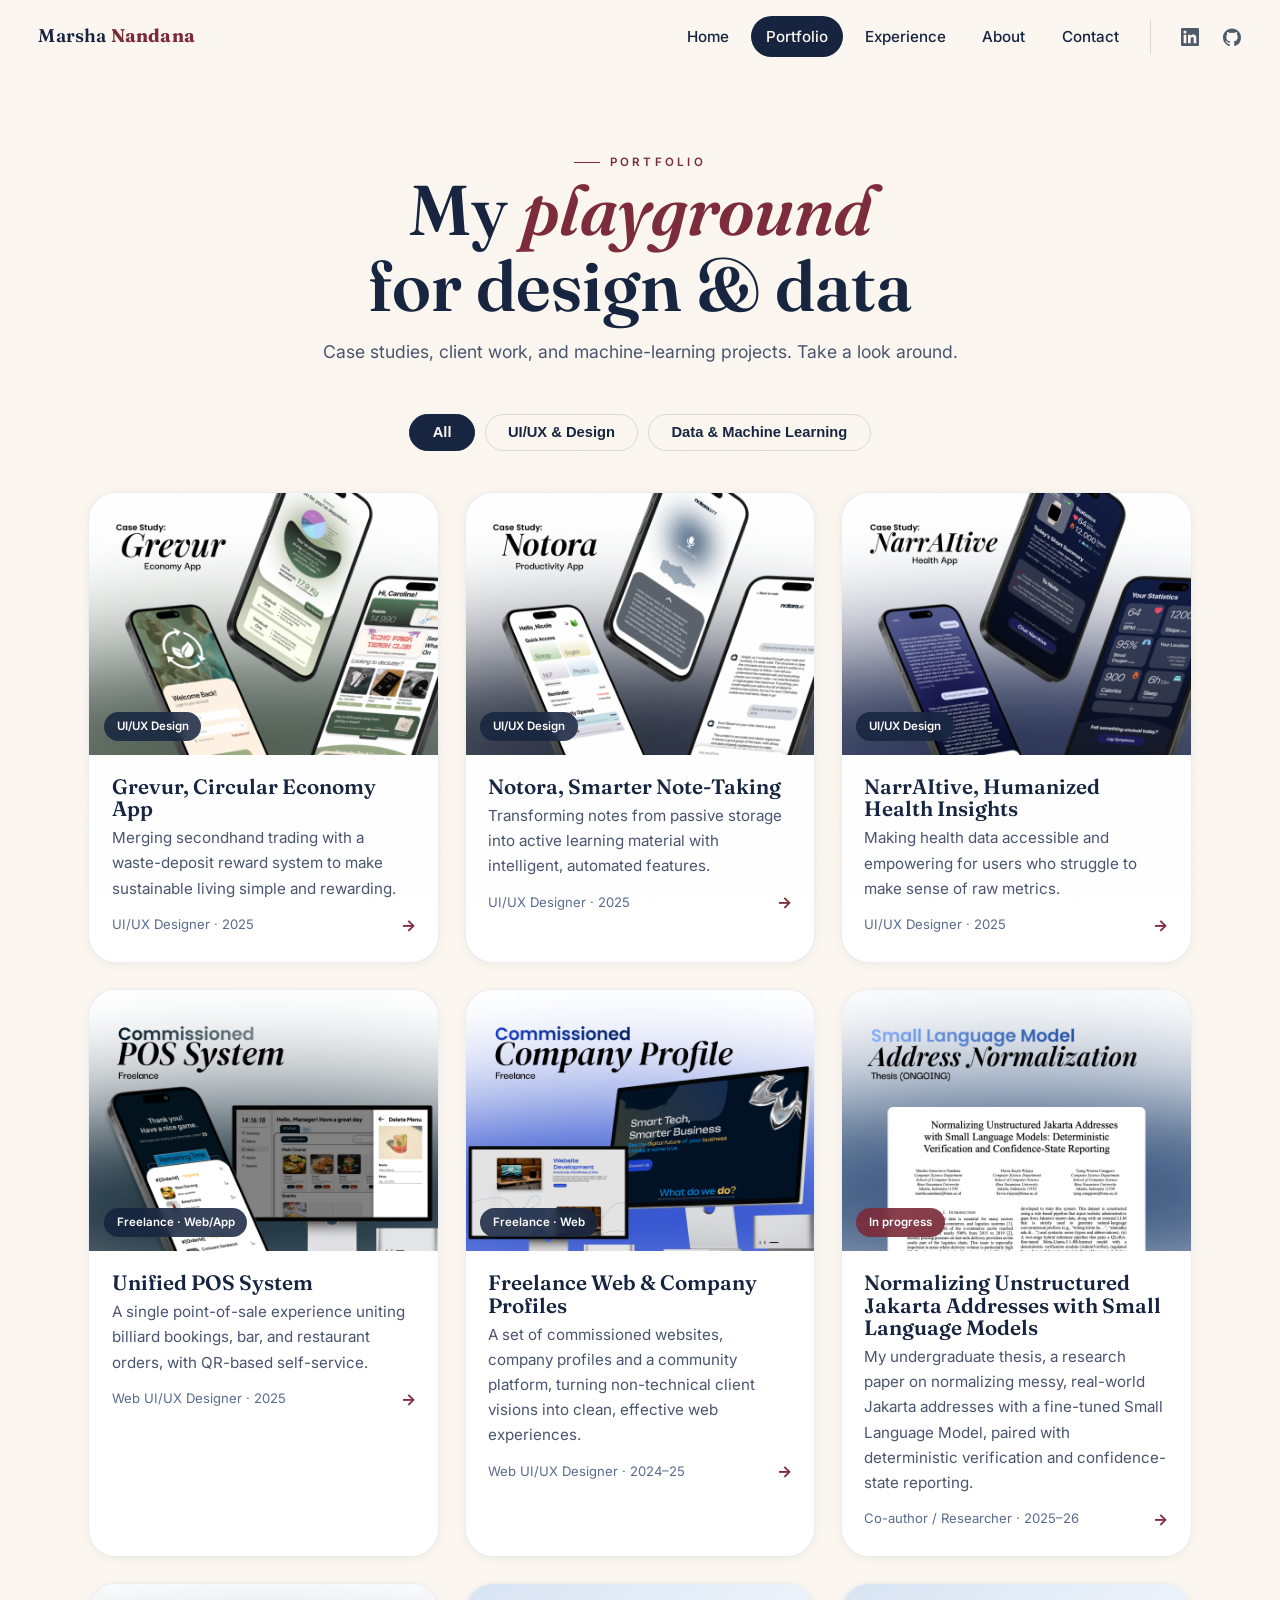
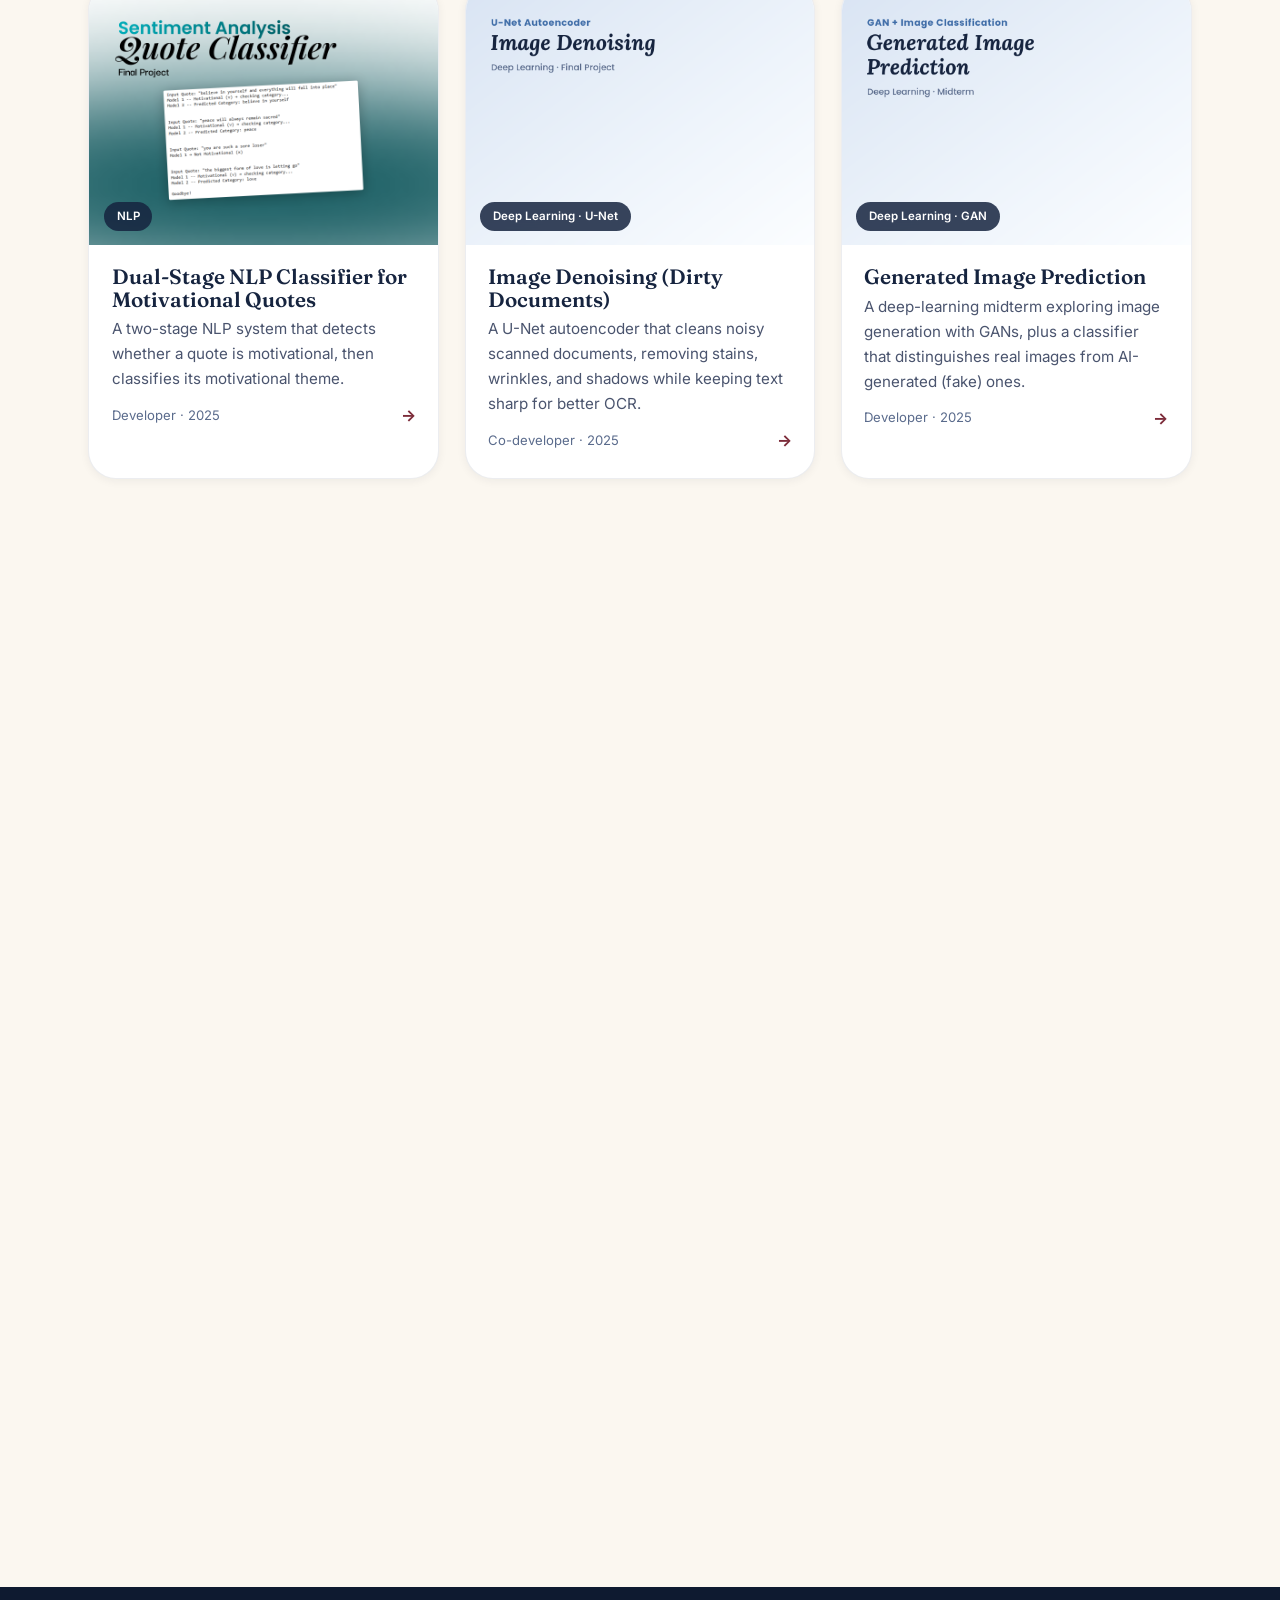
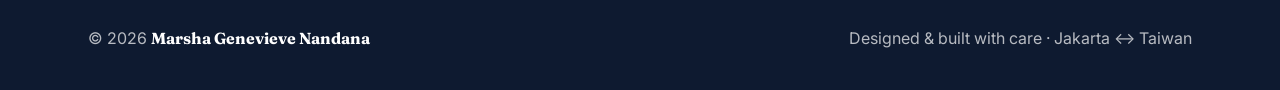
<file: portfolio.html>
<!DOCTYPE html>
<html lang="en">
<head>
<meta charset="UTF-8">
<meta name="viewport" content="width=device-width, initial-scale=1.0">
<title>Portfolio, Marsha Genevieve Nandana</title>
<meta name="description" content="Selected UI/UX design case studies, freelance client work, and data &amp; machine-learning projects by Marsha Genevieve Nandana.">
<link rel="preconnect" href="https://fonts.googleapis.com">
<link rel="preconnect" href="https://fonts.gstatic.com" crossorigin>
<link href="https://fonts.googleapis.com/css2?family=Fraunces:ital,opsz,wght@0,9..144,400;0,9..144,500;0,9..144,600;1,9..144,400;1,9..144,500&family=Inter:wght@400;500;600;700&display=swap" rel="stylesheet">
<link rel="stylesheet" href="css/style.css">
</head>
<body>

<nav class="nav" id="nav">
  <a href="index.html" class="nav__brand">Marsha <b>Nandana</b></a>
  <div class="nav__links" id="navLinks">
    <a href="index.html">Home</a>
    <a href="portfolio.html" class="active">Portfolio</a>
    <a href="experience.html">Experience</a>
    <a href="index.html#about">About</a>
    <a href="index.html#contact">Contact</a>
    <div class="nav__socials">
      <a href="https://www.linkedin.com/in/marsha-nandana/" target="_blank" rel="noopener"><svg class="ico" viewBox="0 0 24 24" fill="currentColor" aria-label="LinkedIn"><path d="M20.45 20.45h-3.56v-5.57c0-1.33-.03-3.04-1.85-3.04-1.86 0-2.14 1.45-2.14 2.94v5.67H9.34V9h3.42v1.56h.05c.48-.9 1.64-1.85 3.37-1.85 3.6 0 4.27 2.37 4.27 5.46v6.28zM5.34 7.43a2.07 2.07 0 1 1 0-4.14 2.07 2.07 0 0 1 0 4.14zM7.12 20.45H3.56V9h3.56v11.45zM22.22 0H1.77C.8 0 0 .78 0 1.73v20.54C0 23.22.8 24 1.77 24h20.45c.98 0 1.78-.78 1.78-1.73V1.73C24 .78 23.2 0 22.22 0z"/></svg></a>
      <a href="https://github.com/Geneviieve" target="_blank" rel="noopener"><svg class="ico" viewBox="0 0 24 24" fill="currentColor" aria-label="GitHub"><path d="M12 .5C5.37.5 0 5.87 0 12.5c0 5.3 3.44 9.8 8.21 11.39.6.11.82-.26.82-.58l-.01-2.05c-3.34.73-4.04-1.61-4.04-1.61-.55-1.39-1.34-1.76-1.34-1.76-1.09-.75.08-.73.08-.73 1.2.09 1.84 1.24 1.84 1.24 1.07 1.83 2.81 1.3 3.5.99.11-.78.42-1.3.76-1.6-2.67-.3-5.47-1.33-5.47-5.93 0-1.31.47-2.38 1.24-3.22-.12-.3-.54-1.52.12-3.17 0 0 1.01-.32 3.3 1.23a11.5 11.5 0 0 1 6 0c2.29-1.55 3.3-1.23 3.3-1.23.66 1.65.24 2.87.12 3.17.77.84 1.24 1.91 1.24 3.22 0 4.61-2.81 5.62-5.49 5.92.43.37.81 1.1.81 2.22l-.01 3.29c0 .32.21.7.82.58A12.01 12.01 0 0 0 24 12.5C24 5.87 18.63.5 12 .5z"/></svg></a>
    </div>
  </div>
  <button class="nav__toggle" id="navToggle" aria-label="Menu"><span></span><span></span><span></span></button>
</nav>

<header class="page-hero container">
  <span class="eyebrow" style="justify-content:center">Portfolio</span>
  <h1>My <em>playground</em><br>for design &amp; data</h1>
  <p>Case studies, client work, and machine-learning projects. Take a look around.</p>
</header>

<section class="section" style="padding-top:0">
  <div class="container">
    <div class="filters" id="filters">
      <button class="filter-btn active" data-filter="all">All</button>
      <button class="filter-btn" data-filter="uiux">UI/UX &amp; Design</button>
      <button class="filter-btn" data-filter="ml">Data &amp; Machine Learning</button>
    </div>
    <div class="proj-grid" id="grid"></div>
  </div>
</section>

<footer class="footer">
  <div class="container footer__inner">
    <span>© <span id="yr"></span> <b>Marsha Genevieve Nandana</b></span>
    <span>Designed &amp; built with care · Jakarta ↔ Taiwan</span>
  </div>
</footer>

<script src="js/projects.js"></script>
<script src="js/main.js"></script>
<script>
(function(){
  var grid = document.getElementById('grid');
  function card(p){
    var tag = p.wip
      ? '<span class="proj-card__tag proj-card__tag--wip">In progress</span>'
      : '<span class="proj-card__tag">'+p.catLabel+'</span>';
    return '<a class="proj-card reveal" data-cat="'+p.cat+'" href="project.html?id='+p.id+'">'
      + '<div class="proj-card__img">'+tag+'<img loading="lazy" src="'+p.card+'" alt="'+p.title+'"></div>'
      + '<div class="proj-card__body"><h3>'+p.title+'</h3>'
      + '<p style="color:#4a546e;font-size:.95rem">'+p.summary+'</p>'
      + '<div class="proj-card__meta"><span class="proj-card__cat">'+p.role+' · '+p.year+'</span>'
      + '<span class="proj-card__arrow">→</span></div></div></a>';
  }
  grid.innerHTML = window.PROJECTS.map(card).join('');

  // re-observe reveals created after main.js ran
  var io = new IntersectionObserver(function(es){es.forEach(function(e){if(e.isIntersecting){e.target.classList.add('in');io.unobserve(e.target);}});},{threshold:.08});
  grid.querySelectorAll('.reveal').forEach(function(el){io.observe(el);});

  // filtering
  document.getElementById('filters').addEventListener('click', function(e){
    var btn = e.target.closest('.filter-btn'); if(!btn) return;
    document.querySelectorAll('.filter-btn').forEach(function(b){b.classList.remove('active');});
    btn.classList.add('active');
    var f = btn.dataset.filter;
    grid.querySelectorAll('.proj-card').forEach(function(c){
      c.classList.toggle('proj-hidden', !(f==='all' || c.dataset.cat===f));
    });
  });
})();
</script>
</body>
</html>
</file>
<file: css/style.css>
/* =========================================================
   Marsha Genevieve Nandana — Portfolio
   Palette: ivory canvas · navy · maroon
   ========================================================= */

:root{
  --ivory:        #FBF7F0;
  --ivory-soft:   #F3EBDE;
  --ivory-deep:   #EADFCD;
  --navy:         #16243F;
  --navy-deep:    #0E1A30;
  --navy-mid:     #2C426B;
  --navy-soft:    #5A6B8C;
  --maroon:       #7C2B39;
  --maroon-deep:  #5E1F2B;
  --maroon-soft:  #A84B5A;
  --ink:          #20293F;
  --line:         rgba(22,36,63,.14);
  --line-soft:    rgba(22,36,63,.08);
  --shadow-sm:    0 2px 10px rgba(14,26,48,.06);
  --shadow-md:    0 14px 40px rgba(14,26,48,.12);
  --shadow-lg:    0 28px 70px rgba(14,26,48,.20);
  --r-sm: 10px; --r-md: 18px; --r-lg: 28px;
  --maxw: 1180px;
  --ease: cubic-bezier(.22,.61,.36,1);
}

*{box-sizing:border-box;margin:0;padding:0}
html{scroll-behavior:smooth}
body{
  font-family:'Inter',system-ui,sans-serif;
  background:var(--ivory);
  color:var(--ink);
  line-height:1.65;
  -webkit-font-smoothing:antialiased;
  overflow-x:hidden;
}
img{max-width:100%;display:block}
a{color:inherit;text-decoration:none}

h1,h2,h3,h4,.serif{font-family:'Fraunces',Georgia,serif;color:var(--navy);line-height:1.08;font-weight:600}
.eyebrow{
  font-family:'Inter',sans-serif;
  text-transform:uppercase;letter-spacing:.28em;font-size:.72rem;font-weight:600;
  color:var(--maroon);display:inline-flex;align-items:center;gap:.6rem;
}
.eyebrow::before{content:"";width:26px;height:1.5px;background:var(--maroon);display:inline-block}

.container{max-width:var(--maxw);margin:0 auto;padding:0 clamp(1.2rem,4vw,2.4rem)}
.section{padding:clamp(4rem,9vw,7.5rem) 0}
.section--soft{background:var(--ivory-soft)}
.text-maroon{color:var(--maroon)}
.text-navy{color:var(--navy)}

/* ---------- Buttons ---------- */
.btn{
  display:inline-flex;align-items:center;gap:.6rem;
  padding:.85rem 1.6rem;border-radius:100px;font-weight:600;font-size:.95rem;
  border:1.5px solid transparent;cursor:pointer;transition:.3s var(--ease);
  white-space:nowrap;
}
.btn-primary{background:var(--maroon);color:#fff}
.btn-primary:hover{background:var(--maroon-deep);transform:translateY(-2px);box-shadow:0 10px 26px rgba(94,31,43,.35)}
.btn-outline{border-color:var(--navy);color:var(--navy);background:transparent}
.btn-outline:hover{background:var(--navy);color:var(--ivory);transform:translateY(-2px)}
.btn-ghost{color:var(--navy);padding-left:0}
.btn-ghost:hover{color:var(--maroon);gap:.9rem}

/* ---------- Navbar ---------- */
.nav{
  position:fixed;top:0;left:0;right:0;z-index:100;
  display:flex;align-items:center;justify-content:space-between;
  padding:1rem clamp(1.2rem,4vw,2.4rem);
  background:rgba(251,247,240,.72);backdrop-filter:blur(14px);
  border-bottom:1px solid transparent;transition:.35s var(--ease);
}
.nav.scrolled{border-bottom:1px solid var(--line-soft);box-shadow:var(--shadow-sm)}
.nav__brand{font-family:'Fraunces',serif;font-weight:600;font-size:1.15rem;color:var(--navy);letter-spacing:.01em}
.nav__brand b{color:var(--maroon)}
.nav__links{display:flex;align-items:center;gap:.4rem;flex-wrap:nowrap}
.nav__links a{white-space:nowrap}
.nav__links a{
  padding:.5rem .95rem;border-radius:100px;font-weight:500;font-size:.95rem;
  color:var(--navy);transition:.25s var(--ease);
}
.nav__links a:hover{color:var(--maroon)}
.nav__links a.active{background:var(--navy);color:var(--ivory)}
.nav__socials{display:flex;gap:.5rem;margin-left:.6rem;padding-left:.9rem;border-left:1px solid var(--line)}
.nav__socials a{width:34px;height:34px;flex:0 0 34px;display:grid;place-items:center;border-radius:50%;transition:.25s var(--ease)}
.nav__socials a:hover{background:var(--ivory-deep);transform:translateY(-2px)}
.nav__socials a{color:var(--navy)}
.nav__socials .ico{width:18px;height:18px;display:block;opacity:.75;transition:.25s var(--ease)}
.nav__socials a:hover .ico{opacity:1}
.nav__toggle{display:none;background:none;border:none;cursor:pointer;flex-direction:column;gap:5px}
.nav__toggle span{width:24px;height:2px;background:var(--navy);transition:.3s}

/* ---------- Hero ---------- */
.hero{position:relative;padding-top:clamp(8rem,16vh,11rem);padding-bottom:clamp(3rem,7vw,5rem)}
.hero__grid{display:grid;grid-template-columns:1.15fr .85fr;gap:clamp(2rem,5vw,4.5rem);align-items:center}
.hero__hello{font-size:1rem;color:var(--maroon);font-weight:600;letter-spacing:.04em;margin-bottom:.8rem}
.hero h1{font-size:clamp(2.6rem,6vw,4.6rem);font-weight:600;letter-spacing:-.01em}
.hero h1 em{font-style:italic;color:var(--maroon)}
.hero__role{font-family:'Inter',sans-serif;font-weight:600;color:var(--navy-mid);font-size:clamp(1rem,2.2vw,1.25rem);margin:1.1rem 0 1.3rem;letter-spacing:.01em}
.hero__role span{color:var(--maroon)}
.hero p.lead{font-size:1.08rem;color:#4a546e;max-width:30rem;margin-bottom:2rem}
.hero__cta{display:flex;gap:.9rem;flex-wrap:wrap}
.hero__photo{position:relative;display:grid;place-items:center}
.hero__photo-frame{
  position:relative;width:min(360px,80%);aspect-ratio:4/5;border-radius:var(--r-lg);
  overflow:hidden;box-shadow:var(--shadow-lg);z-index:2;
  border:6px solid #fff;
}
.hero__photo-frame img{width:100%;height:100%;object-fit:cover}
.hero__blob{position:absolute;border-radius:50%;z-index:1}
.hero__blob--navy{width:78%;aspect-ratio:1;background:var(--navy);top:-6%;right:-4%;opacity:.96}
.hero__blob--maroon{width:46%;aspect-ratio:1;background:var(--maroon);bottom:-4%;left:2%;opacity:.92}
.hero__badge{
  position:absolute;z-index:3;background:#fff;border-radius:14px;padding:.7rem 1rem;
  box-shadow:var(--shadow-md);font-size:.82rem;font-weight:600;color:var(--navy);
  display:flex;align-items:center;gap:.55rem;
}
.hero__badge b{color:var(--maroon)}
.hero__badge--1{bottom:14%;left:-2%}
.hero__badge--2{top:12%;right:-3%}

/* ---------- Marquee strip ---------- */
.strip{background:var(--navy);color:var(--ivory);padding:1rem 0;overflow:hidden;white-space:nowrap}
.strip__track{display:inline-flex;gap:3rem;animation:marquee 28s linear infinite;will-change:transform}
.strip__track span{font-family:'Fraunces',serif;font-size:1.05rem;font-style:italic;opacity:.9;display:inline-flex;gap:3rem;align-items:center}
.strip__track span::after{content:"✦";color:var(--maroon-soft);font-style:normal}
@keyframes marquee{from{transform:translateX(0)}to{transform:translateX(-50%)}}

/* ---------- Section headers ---------- */
.sec-head{max-width:42rem;margin-bottom:clamp(2rem,5vw,3.2rem)}
.sec-head h2{font-size:clamp(2rem,4.5vw,3rem);margin-top:.8rem}
.sec-head p{color:#4a546e;margin-top:.8rem;font-size:1.05rem}
.sec-head--center{margin-left:auto;margin-right:auto;text-align:center}
.sec-head--center .eyebrow{justify-content:center}

/* ---------- About ---------- */
.about__grid{display:grid;grid-template-columns:1fr 1fr;gap:clamp(2rem,5vw,4rem);align-items:center}
.about__lead{font-family:'Fraunces',serif;font-size:clamp(1.3rem,2.6vw,1.7rem);color:var(--navy);font-weight:500;line-height:1.4;margin-bottom:1.3rem}
.about__lead em{color:var(--maroon);font-style:italic}
.about__text p{color:#46506a;margin-bottom:1rem}
.about__facts{display:grid;grid-template-columns:1fr 1fr;gap:1rem;margin-top:1.8rem}
.fact{background:#fff;border:1px solid var(--line-soft);border-radius:var(--r-md);padding:1.1rem 1.2rem;box-shadow:var(--shadow-sm)}
.fact b{font-family:'Fraunces',serif;font-size:1.5rem;color:var(--maroon);display:block}
.fact span{font-size:.85rem;color:var(--navy-soft)}

/* ---------- Highlights cards ---------- */
.hl-grid{display:grid;grid-template-columns:1fr 1fr;gap:1.6rem}
.hl-card{
  background:#fff;border:1px solid var(--line-soft);border-radius:var(--r-lg);
  padding:2rem;box-shadow:var(--shadow-sm);transition:.35s var(--ease);position:relative;overflow:hidden;
}
.hl-card::before{content:"";position:absolute;top:0;left:0;width:100%;height:4px;background:linear-gradient(90deg,var(--navy),var(--maroon))}
.hl-card:hover{transform:translateY(-6px);box-shadow:var(--shadow-md)}
.hl-card h3{font-size:1.5rem;margin-bottom:.6rem}
.hl-card p{color:#4a546e;margin-bottom:1.2rem}
.hl-card ul{list-style:none;display:flex;flex-wrap:wrap;gap:.5rem}
.hl-card ul li{font-size:.82rem;font-weight:600;color:var(--navy);background:var(--ivory-soft);padding:.35rem .8rem;border-radius:100px}

/* ---------- Featured / Highlighted projects ---------- */
.feat-list{display:flex;flex-direction:column;gap:1.5rem}
.feat-card{
  display:grid;grid-template-columns:340px 1fr;background:#fff;border:1px solid var(--line-soft);
  border-radius:var(--r-lg);overflow:hidden;box-shadow:var(--shadow-sm);transition:.4s var(--ease);
}
.feat-card:hover{transform:translateY(-5px);box-shadow:var(--shadow-md)}
.feat-card__img{position:relative;overflow:hidden;background:var(--ivory-deep);min-height:230px}
.feat-card__img img{width:100%;height:100%;object-fit:cover;transition:.6s var(--ease)}
.feat-card:hover .feat-card__img img{transform:scale(1.05)}
.feat-num{
  position:absolute;top:.9rem;left:.9rem;width:2.4rem;height:2.4rem;border-radius:50%;
  background:var(--navy);color:var(--ivory);display:grid;place-items:center;
  font-family:'Fraunces',serif;font-weight:600;font-size:1rem;box-shadow:var(--shadow-sm);
}
.feat-card__body{padding:1.8rem 2rem;display:flex;flex-direction:column;justify-content:center}
.feat-card__cat{font-size:.72rem;text-transform:uppercase;letter-spacing:.18em;font-weight:700;color:var(--maroon);margin-bottom:.5rem}
.feat-card__body h3{font-size:1.55rem;line-height:1.15}
.feat-card__body p{color:#4a546e;margin:.6rem 0 .9rem;font-size:1rem}
.feat-card__meta{font-size:.85rem;color:var(--navy-soft);margin-bottom:1rem}
.feat-card__cta{color:var(--maroon);font-weight:700;font-size:.95rem;display:inline-flex;gap:.4rem;transition:.25s var(--ease)}
.feat-card:hover .feat-card__cta{gap:.8rem}
.feat-note{margin-top:1.8rem;text-align:center;color:var(--navy-soft);font-size:.92rem}

/* ---------- Experience / timeline ---------- */
.xp-wrap{position:relative;max-width:54rem;margin:0 auto;padding-left:1.5rem}
.xp-wrap::before{content:"";position:absolute;left:5px;top:8px;bottom:8px;width:2px;background:linear-gradient(var(--maroon),var(--ivory-deep))}
.xp-item{position:relative;padding:0 0 2.6rem 2rem}
.xp-item::before{content:"";position:absolute;left:-1.5rem;top:4px;width:14px;height:14px;border-radius:50%;background:var(--maroon);border:3px solid var(--ivory);box-shadow:0 0 0 2px var(--maroon)}
.xp-item:last-child{padding-bottom:0}
.xp-card{background:#fff;border:1px solid var(--line-soft);border-radius:var(--r-lg);padding:1.8rem 2rem;box-shadow:var(--shadow-sm)}
.xp-head{display:flex;justify-content:space-between;flex-wrap:wrap;gap:.4rem;align-items:baseline;margin-bottom:.2rem}
.xp-head h3{font-size:1.4rem}
.xp-org{color:var(--maroon);font-weight:600}
.xp-dates{font-size:.85rem;color:var(--navy-soft);font-weight:600;white-space:nowrap}
.xp-type{font-size:.82rem;color:var(--navy-soft);margin-bottom:1rem}
.xp-sub{font-family:'Inter',sans-serif;text-transform:uppercase;letter-spacing:.12em;font-size:.72rem;color:var(--maroon);font-weight:700;margin:1.1rem 0 .5rem}
.xp-card p{color:#46506a;margin-bottom:.6rem}
.xp-card ul{list-style:none;margin:.2rem 0 .4rem}
.xp-card ul li{position:relative;padding-left:1.2rem;color:#46506a;margin-bottom:.4rem}
.xp-card ul li::before{content:"";position:absolute;left:0;top:.6em;width:6px;height:6px;border-radius:50%;background:var(--maroon)}
.xp-skills{display:flex;flex-wrap:wrap;gap:.5rem;margin-top:.6rem}
.xp-skills span{background:var(--ivory-soft);border:1px solid var(--line-soft);color:var(--navy);font-size:.8rem;font-weight:600;padding:.32rem .8rem;border-radius:100px}

@media(max-width:760px){
  .feat-card{grid-template-columns:1fr}
  .feat-card__img{aspect-ratio:16/10;min-height:0}
}

/* ---------- Skills ---------- */
.skills__group{margin-bottom:2.2rem}
.skills__group h4{font-family:'Inter',sans-serif;text-transform:uppercase;letter-spacing:.12em;font-size:.8rem;color:var(--maroon);margin-bottom:1rem;font-weight:700}
.skills__icons{display:flex;flex-wrap:wrap;gap:.7rem}
.skill-chip{
  display:flex;align-items:center;gap:.55rem;background:#fff;border:1px solid var(--line-soft);
  padding:.5rem .9rem;border-radius:100px;box-shadow:var(--shadow-sm);transition:.25s var(--ease);
  font-size:.88rem;font-weight:500;color:var(--navy);
}
.skill-chip:hover{transform:translateY(-3px);border-color:var(--maroon-soft)}
.skill-chip img{width:20px;height:20px;object-fit:contain}
.soft-grid{display:flex;flex-wrap:wrap;gap:.7rem}
.soft-tag{border:1.5px solid var(--line);color:var(--navy);padding:.5rem 1.1rem;border-radius:100px;font-weight:500;font-size:.9rem;transition:.25s var(--ease)}
.soft-tag:hover{background:var(--navy);color:var(--ivory);border-color:var(--navy)}

/* ---------- CTA band ---------- */
.cta{background:var(--navy);color:var(--ivory);border-radius:var(--r-lg);padding:clamp(2.4rem,6vw,4rem);position:relative;overflow:hidden}
.cta::after{content:"";position:absolute;width:340px;height:340px;border-radius:50%;background:var(--maroon);opacity:.45;filter:blur(10px);right:-90px;bottom:-120px}
.cta__inner{position:relative;z-index:2;display:flex;align-items:center;justify-content:space-between;gap:2rem;flex-wrap:wrap}
.cta h2{color:#fff;font-size:clamp(1.8rem,4vw,2.6rem)}
.cta p{color:rgba(255,255,255,.75);margin-top:.5rem}
.cta .btn-primary{background:var(--ivory);color:var(--navy)}
.cta .btn-primary:hover{background:#fff}

/* ---------- Contact ---------- */
.contact{text-align:center}
.contact__socials{display:flex;justify-content:center;gap:1rem;margin-top:2rem;flex-wrap:wrap}
.contact__socials a{
  width:58px;height:58px;border-radius:50%;background:#fff;border:1px solid var(--line-soft);
  display:grid;place-items:center;box-shadow:var(--shadow-sm);transition:.3s var(--ease);
}
.contact__socials a{color:var(--navy)}
.contact__socials a:hover{transform:translateY(-5px);background:var(--navy);color:#fff}
.contact__socials a:hover img{filter:brightness(0) invert(1)}
.contact__socials img{width:24px;height:24px;object-fit:contain;opacity:.85}
.contact__socials .ico{width:24px;height:24px;opacity:.85}

/* ---------- Footer ---------- */
.footer{background:var(--navy-deep);color:rgba(255,255,255,.7);padding:2.4rem 0}
.footer__inner{display:flex;justify-content:space-between;align-items:center;gap:1rem;flex-wrap:wrap}
.footer b{color:#fff;font-family:'Fraunces',serif}
.footer a:hover{color:var(--maroon-soft)}

/* =========================================================
   PORTFOLIO LISTING
   ========================================================= */
.page-hero{padding-top:clamp(8rem,16vh,11rem);padding-bottom:clamp(2rem,5vw,3rem);text-align:center}
.page-hero h1{font-size:clamp(2.6rem,6vw,4.4rem)}
.page-hero h1 em{font-style:italic;color:var(--maroon)}
.page-hero p{color:#4a546e;font-size:1.1rem;margin-top:.8rem}

.filters{display:flex;justify-content:center;gap:.6rem;margin-bottom:2.6rem;flex-wrap:wrap}
.filter-btn{
  padding:.6rem 1.4rem;border-radius:100px;border:1.5px solid var(--line);background:transparent;
  font-weight:600;font-size:.92rem;color:var(--navy);cursor:pointer;transition:.25s var(--ease);
}
.filter-btn:hover{border-color:var(--maroon-soft)}
.filter-btn.active{background:var(--navy);color:var(--ivory);border-color:var(--navy)}

.proj-grid{display:grid;grid-template-columns:repeat(3,1fr);gap:1.6rem}
.proj-card{
  display:block;background:#fff;border:1px solid var(--line-soft);border-radius:var(--r-lg);
  overflow:hidden;box-shadow:var(--shadow-sm);transition:.4s var(--ease);
}
.proj-card:hover{transform:translateY(-8px);box-shadow:var(--shadow-md)}
.proj-card__img{aspect-ratio:4/3;overflow:hidden;background:var(--ivory-deep);position:relative}
.proj-card__img img{width:100%;height:100%;object-fit:cover;transition:.6s var(--ease)}
.proj-card:hover .proj-card__img img{transform:scale(1.06)}
.proj-card__tag{position:absolute;bottom:.9rem;left:.9rem;background:rgba(22,36,63,.85);color:#fff;font-size:.72rem;font-weight:600;padding:.3rem .8rem;border-radius:100px;backdrop-filter:blur(4px)}
.proj-card__tag--wip{background:rgba(124,43,57,.9)}
.proj-card__body{padding:1.3rem 1.4rem 1.5rem}
.proj-card__body h3{font-size:1.3rem;margin-bottom:.3rem}
.proj-card__meta{display:flex;justify-content:space-between;align-items:center;margin-top:.7rem}
.proj-card__cat{font-size:.82rem;color:var(--navy-soft)}
.proj-card__arrow{color:var(--maroon);font-weight:700;transition:.25s var(--ease)}
.proj-card:hover .proj-card__arrow{transform:translateX(4px)}
.proj-hidden{display:none}

/* =========================================================
   PROJECT DETAIL
   ========================================================= */
.detail-hero{background:var(--navy);color:var(--ivory);padding:clamp(7rem,14vh,9.5rem) 0 clamp(3rem,7vw,5rem);position:relative;overflow:hidden}
.detail-hero::after{content:"";position:absolute;width:420px;height:420px;border-radius:50%;background:var(--maroon);opacity:.35;filter:blur(20px);right:-120px;top:-140px}
.detail-hero__inner{position:relative;z-index:2;max-width:50rem}
.crumbs{font-size:.85rem;color:rgba(255,255,255,.6);margin-bottom:1.4rem;display:flex;gap:.5rem;align-items:center}
.crumbs a:hover{color:#fff}
.detail-hero .tags{display:flex;gap:.5rem;flex-wrap:wrap;margin-bottom:1.2rem}
.detail-hero .tags span{font-size:.76rem;font-weight:600;border:1px solid rgba(255,255,255,.3);color:rgba(255,255,255,.85);padding:.3rem .8rem;border-radius:100px}
.detail-hero h1{color:#fff;font-size:clamp(2.2rem,5vw,3.6rem)}
.detail-hero .summary{color:rgba(255,255,255,.82);font-size:1.15rem;margin-top:1rem;max-width:42rem}
.detail-hero__meta{display:flex;gap:2.4rem;margin-top:2rem;flex-wrap:wrap}
.detail-hero__meta div span{display:block;font-size:.72rem;text-transform:uppercase;letter-spacing:.14em;color:var(--maroon-soft);margin-bottom:.2rem}
.detail-hero__meta div b{color:#fff;font-family:'Fraunces',serif;font-weight:500;font-size:1.05rem}
.detail-hero .btn{margin-top:2rem}
.detail-hero .btn-primary{background:var(--maroon)}
.detail-hero .btn-primary:hover{background:var(--maroon-soft)}

.detail-body{padding:clamp(3rem,7vw,5.5rem) 0}
.detail-body__grid{display:grid;grid-template-columns:1fr;gap:clamp(2rem,5vw,3.5rem);max-width:58rem;margin:0 auto}
.block h2{font-size:clamp(1.6rem,3.2vw,2.15rem);margin-bottom:1rem;position:relative;padding-left:1rem}
.block h2::before{content:"";position:absolute;left:0;top:.15em;bottom:.15em;width:4px;border-radius:4px;background:var(--maroon)}
.block p{color:#414c66;margin-bottom:1rem;font-size:1.18rem;line-height:1.75}
.block+.block{margin-top:2.6rem}
.pillars{display:grid;grid-template-columns:repeat(3,1fr);gap:1.2rem;margin-top:1.4rem}
.pillar{background:var(--ivory-soft);border-radius:var(--r-md);padding:1.4rem;border:1px solid var(--line-soft)}
.pillar h4{font-size:1.1rem;color:var(--maroon);margin-bottom:.4rem}
.pillar p{font-size:.92rem;margin:0}
.callout{background:var(--ivory-soft);border-left:4px solid var(--maroon);border-radius:0 var(--r-md) var(--r-md) 0;padding:1.3rem 1.6rem;font-family:'Fraunces',serif;font-style:italic;font-size:1.25rem;color:var(--navy);margin:1.6rem 0}
.tech-list{display:flex;flex-wrap:wrap;gap:.5rem;margin-top:.4rem}
.tech-list span{background:#fff;border:1px solid var(--line);color:var(--navy);font-size:.84rem;font-weight:600;padding:.35rem .85rem;border-radius:100px}
.gallery{display:grid;grid-template-columns:repeat(auto-fill,minmax(220px,1fr));gap:1rem;margin-top:1.4rem}
.gallery a{border-radius:var(--r-md);overflow:hidden;box-shadow:var(--shadow-sm);border:1px solid var(--line-soft);background:#fff;transition:.3s var(--ease)}
.gallery a:hover{transform:translateY(-4px);box-shadow:var(--shadow-md)}
.gallery img{width:100%;height:100%;object-fit:cover}
.note{font-size:.92rem;color:var(--navy-soft);font-style:italic;background:var(--ivory-soft);padding:1rem 1.2rem;border-radius:var(--r-md);margin-top:1.4rem}
.detail-nav{border-top:1px solid var(--line);padding-top:2rem;margin-top:1rem;display:flex;justify-content:space-between;max-width:50rem;margin-left:auto;margin-right:auto}

/* lightbox */
.lb{position:fixed;inset:0;background:rgba(14,26,48,.92);display:none;place-items:center;z-index:1000;padding:2rem;cursor:zoom-out}
.lb.open{display:grid}
.lb img{max-width:92vw;max-height:90vh;border-radius:var(--r-md);box-shadow:var(--shadow-lg)}
.lb__close{position:absolute;top:1.4rem;right:1.8rem;color:#fff;font-size:2rem;cursor:pointer;line-height:1}

/* reveal */
.reveal{opacity:0;transform:translateY(24px);transition:.7s var(--ease)}
.reveal.in{opacity:1;transform:none}

/* =========================================================
   ENHANCEMENTS — tasteful polish
   ========================================================= */
/* scroll progress */
.scroll-progress{position:fixed;top:0;left:0;height:3px;width:0;z-index:300;background:linear-gradient(90deg,var(--maroon),var(--navy));box-shadow:0 0 8px rgba(124,43,57,.4);transition:width .08s linear}

/* film grain */
body::after{content:"";position:fixed;inset:0;pointer-events:none;z-index:2;opacity:.022;
  background-image:url("data:image/svg+xml,%3Csvg xmlns='http://www.w3.org/2000/svg' width='140' height='140'%3E%3Cfilter id='n'%3E%3CfeTurbulence type='fractalNoise' baseFrequency='0.85' numOctaves='2' stitchTiles='stitch'/%3E%3C/filter%3E%3Crect width='100%25' height='100%25' filter='url(%23n)'/%3E%3C/svg%3E")}

/* hero aurora + content layering */
.hero{z-index:1}
.hero__grid{position:relative;z-index:2}
.hero-aurora{position:absolute;top:-15%;left:50%;transform:translateX(-50%);width:100vw;height:130%;z-index:0;pointer-events:none;filter:blur(70px);opacity:.6}
.hero-aurora span{position:absolute;border-radius:50%;display:block}
.hero-aurora span:nth-child(1){width:520px;height:520px;background:radial-gradient(circle,rgba(124,43,57,.34),transparent 62%);top:-12%;right:4%;animation:drift 19s ease-in-out infinite}
.hero-aurora span:nth-child(2){width:480px;height:480px;background:radial-gradient(circle,rgba(44,66,107,.30),transparent 62%);top:24%;left:-4%;animation:drift 24s ease-in-out infinite reverse}
.hero-aurora span:nth-child(3){width:360px;height:360px;background:radial-gradient(circle,rgba(168,75,90,.22),transparent 62%);bottom:-10%;right:30%;animation:drift 28s ease-in-out infinite}
@keyframes drift{0%,100%{transform:translate(0,0) scale(1)}50%{transform:translate(36px,28px) scale(1.08)}}

/* gentle float */
@keyframes float{0%,100%{transform:translateY(0)}50%{transform:translateY(-9px)}}
.hero__badge--1{animation:float 5.5s ease-in-out infinite}
.hero__badge--2{animation:float 6.5s ease-in-out infinite .9s}
.hero__blob--maroon{animation:float 8s ease-in-out infinite}

/* primary button shine */
.btn-primary{position:relative;overflow:hidden}
.btn-primary::after{content:"";position:absolute;top:0;left:-130%;width:55%;height:100%;
  background:linear-gradient(120deg,transparent,rgba(255,255,255,.4),transparent);transform:skewX(-20deg);transition:left .6s var(--ease)}
.btn-primary:hover::after{left:140%}

/* nav link underline */
.nav__links > a{position:relative}
.nav__links > a::after{content:"";position:absolute;left:.95rem;right:.95rem;bottom:.28rem;height:2px;background:var(--maroon);border-radius:2px;transform:scaleX(0);transform-origin:left;transition:transform .28s var(--ease)}
.nav__links > a:hover::after{transform:scaleX(1)}
.nav__links > a.active::after{display:none}

/* back to top */
.to-top{position:fixed;right:1.3rem;bottom:1.3rem;width:46px;height:46px;border-radius:50%;
  background:var(--navy);color:#fff;display:grid;place-items:center;z-index:200;border:none;cursor:pointer;
  font-size:1.15rem;box-shadow:var(--shadow-md);opacity:0;transform:translateY(14px);pointer-events:none;transition:.3s var(--ease)}
.to-top.show{opacity:1;transform:none;pointer-events:auto}
.to-top:hover{background:var(--maroon);transform:translateY(-3px)}

/* card sheen on featured + project cards */
.feat-card,.proj-card{position:relative}
.feat-card__img::after,.proj-card__img::after{content:"";position:absolute;inset:0;background:linear-gradient(120deg,transparent 40%,rgba(255,255,255,.18) 50%,transparent 60%);transform:translateX(-100%);transition:transform .7s var(--ease)}
.feat-card:hover .feat-card__img::after,.proj-card:hover .proj-card__img::after{transform:translateX(100%)}

@media (prefers-reduced-motion: reduce){
  .hero-aurora span,.hero__badge--1,.hero__badge--2,.hero__blob--maroon,.strip__track{animation:none!important}
}

/* ---------- Responsive ---------- */
@media(max-width:900px){
  .hero__grid,.about__grid{grid-template-columns:1fr}
  .hero__photo{order:-1;margin-bottom:1rem}
  .proj-grid{grid-template-columns:repeat(2,1fr)}
  .hl-grid{grid-template-columns:1fr}
  .pillars{grid-template-columns:1fr}
  .about__grid .about__media{display:none}
}
@media(max-width:820px){
  .nav__links{
    position:fixed;top:64px;right:1rem;left:1rem;flex-direction:column;align-items:stretch;
    background:rgba(251,247,240,.98);backdrop-filter:blur(14px);border:1px solid var(--line);
    border-radius:var(--r-md);padding:1rem;box-shadow:var(--shadow-md);
    transform:translateY(-12px);opacity:0;pointer-events:none;transition:.3s var(--ease);
  }
  .nav__links.open{transform:none;opacity:1;pointer-events:auto}
  .nav__socials{border-left:none;border-top:1px solid var(--line);margin:.4rem 0 0;padding:.8rem 0 0;justify-content:center}
  .nav__toggle{display:flex}
  .proj-grid{grid-template-columns:1fr}
  .about__facts{grid-template-columns:1fr 1fr}
  .detail-hero__meta{gap:1.4rem}
}
</file>
